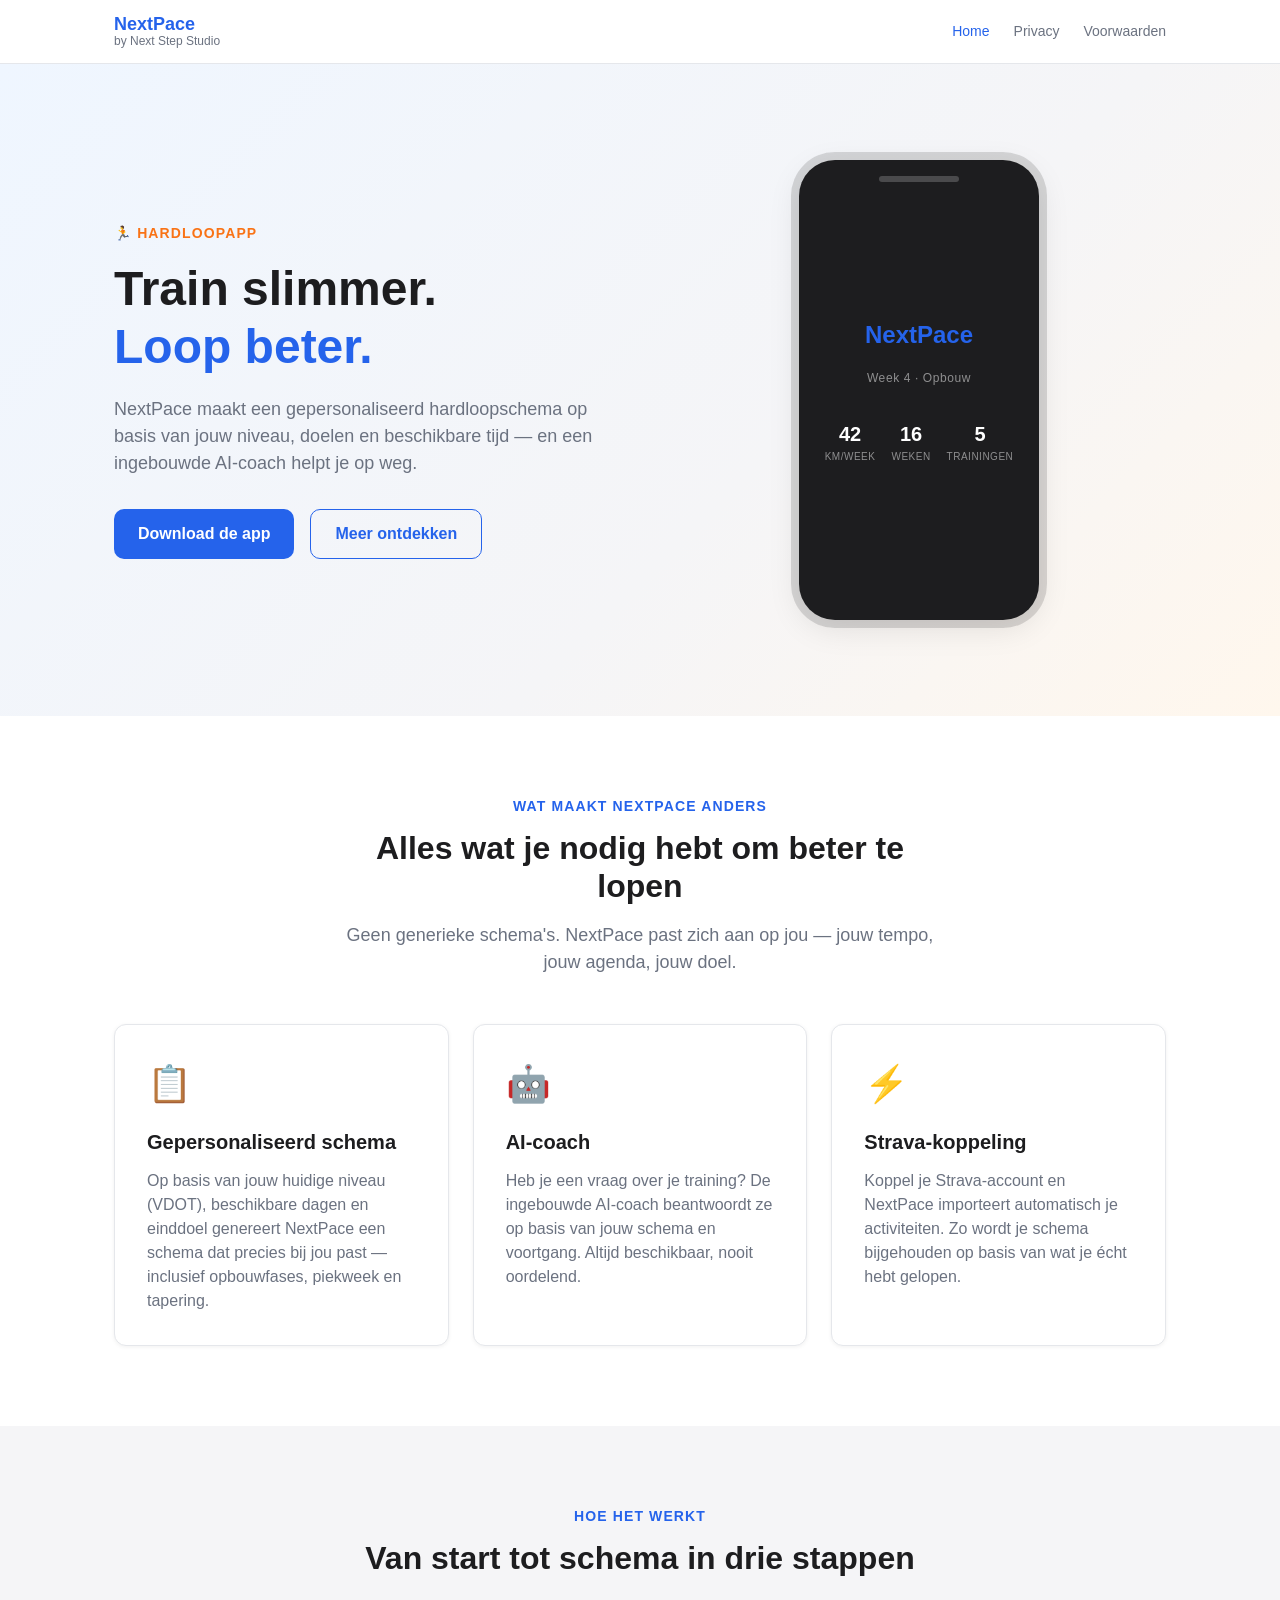
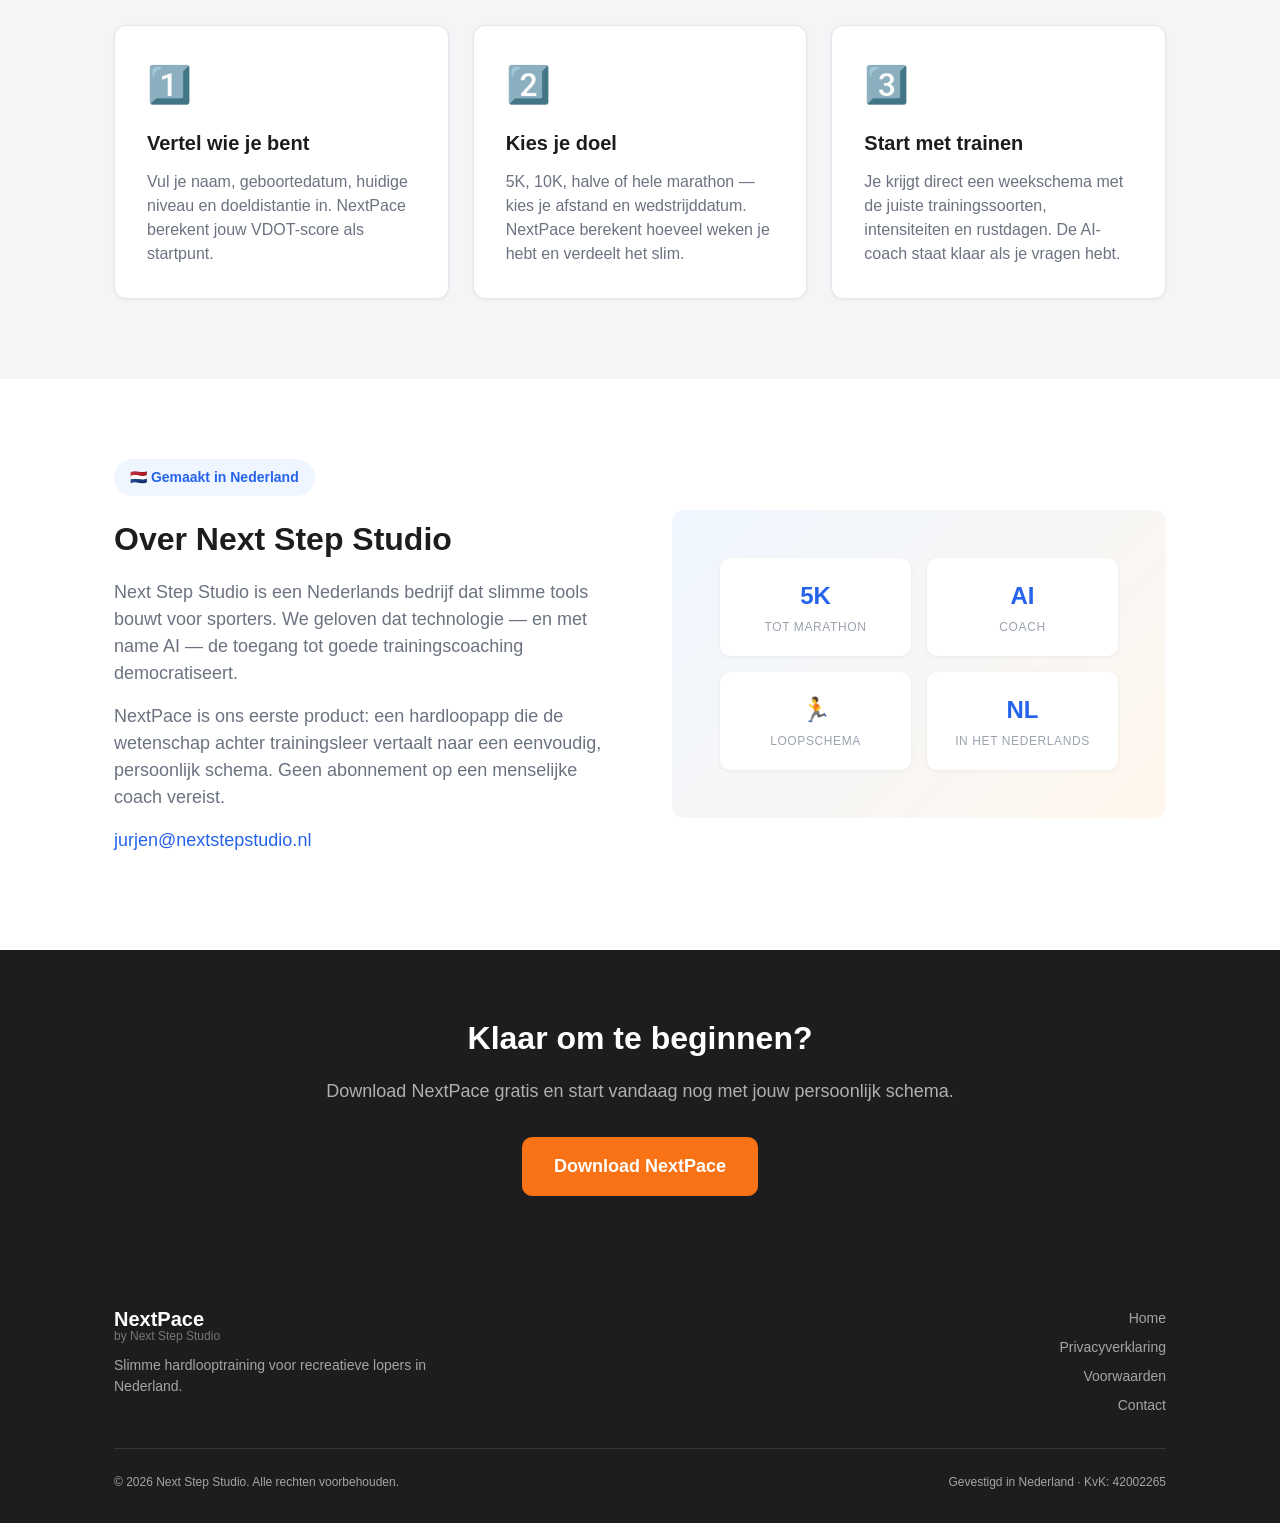
<file: index.html>
<!DOCTYPE html>
<html lang="nl">
<head>
  <meta charset="UTF-8">
  <meta name="viewport" content="width=device-width, initial-scale=1.0">
  <title>NextPace — Jouw persoonlijk hardloopschema | Next Step Studio</title>
  <meta name="description" content="NextPace genereert een gepersonaliseerd hardloopschema op basis van jouw niveau, doelen en agenda — met een ingebouwde AI-coach. Gemaakt door Next Step Studio.">
  <meta name="theme-color" content="#2563eb">
  <link rel="stylesheet" href="css/style.css">
</head>
<body>

<!-- Navbar -->
<nav class="navbar" role="navigation" aria-label="Hoofdnavigatie">
  <div class="container">
    <a href="/" class="nav-logo" aria-label="NextPace home">
      <span class="nav-logo-primary">NextPace</span>
      <span class="nav-logo-sub">by Next Step Studio</span>
    </a>
    <input type="checkbox" id="nav-toggle" class="nav-toggle" aria-hidden="true">
    <label for="nav-toggle" class="nav-toggle-label" aria-label="Menu openen">
      <span></span><span></span><span></span>
    </label>
    <ul class="nav-links">
      <li><a href="/" class="active">Home</a></li>
      <li><a href="/privacy.html">Privacy</a></li>
      <li><a href="/voorwaarden.html">Voorwaarden</a></li>
    </ul>
  </div>
</nav>

<!-- Hero -->
<section class="hero" aria-labelledby="hero-title">
  <div class="container">
    <div class="hero-inner">
      <div class="hero-content">
        <span class="hero-eyebrow">🏃 Hardloopapp</span>
        <h1 class="hero-title" id="hero-title">
          Train slimmer.<br><em>Loop beter.</em>
        </h1>
        <p class="hero-sub">
          NextPace maakt een gepersonaliseerd hardloopschema op basis van jouw niveau, doelen en beschikbare tijd — en een ingebouwde AI-coach helpt je op weg.
        </p>
        <div class="hero-actions">
          <a href="#" class="btn btn-primary">Download de app</a>
          <a href="#features" class="btn btn-ghost">Meer ontdekken</a>
        </div>
      </div>
      <div class="hero-visual" aria-hidden="true">
        <div class="hero-mockup">
          <span class="hero-mockup-logo">NextPace</span>
          <span class="hero-mockup-tag">Week 4 · Opbouw</span>
          <div class="hero-mockup-stats">
            <div class="hero-stat">
              <div class="hero-stat-value">42</div>
              <div class="hero-stat-label">km/week</div>
            </div>
            <div class="hero-stat">
              <div class="hero-stat-value">16</div>
              <div class="hero-stat-label">weken</div>
            </div>
            <div class="hero-stat">
              <div class="hero-stat-value">5</div>
              <div class="hero-stat-label">trainingen</div>
            </div>
          </div>
        </div>
      </div>
    </div>
  </div>
</section>

<!-- Features -->
<section class="section" id="features" aria-labelledby="features-title">
  <div class="container">
    <div class="section-header">
      <p class="section-eyebrow">Wat maakt NextPace anders</p>
      <h2 class="section-title" id="features-title">Alles wat je nodig hebt om beter te lopen</h2>
      <p class="section-sub">Geen generieke schema's. NextPace past zich aan op jou — jouw tempo, jouw agenda, jouw doel.</p>
    </div>
    <div class="features-grid">
      <div class="feature-card">
        <span class="feature-icon">📋</span>
        <h3 class="feature-title">Gepersonaliseerd schema</h3>
        <p class="feature-desc">Op basis van jouw huidige niveau (VDOT), beschikbare dagen en einddoel genereert NextPace een schema dat precies bij jou past — inclusief opbouwfases, piekweek en tapering.</p>
      </div>
      <div class="feature-card">
        <span class="feature-icon">🤖</span>
        <h3 class="feature-title">AI-coach</h3>
        <p class="feature-desc">Heb je een vraag over je training? De ingebouwde AI-coach beantwoordt ze op basis van jouw schema en voortgang. Altijd beschikbaar, nooit oordelend.</p>
      </div>
      <div class="feature-card">
        <span class="feature-icon">⚡</span>
        <h3 class="feature-title">Strava-koppeling</h3>
        <p class="feature-desc">Koppel je Strava-account en NextPace importeert automatisch je activiteiten. Zo wordt je schema bijgehouden op basis van wat je écht hebt gelopen.</p>
      </div>
    </div>
  </div>
</section>

<!-- Hoe het werkt -->
<section class="section section-alt" aria-labelledby="how-title">
  <div class="container">
    <div class="section-header">
      <p class="section-eyebrow">Hoe het werkt</p>
      <h2 class="section-title" id="how-title">Van start tot schema in drie stappen</h2>
    </div>
    <div class="features-grid">
      <div class="feature-card">
        <span class="feature-icon">1️⃣</span>
        <h3 class="feature-title">Vertel wie je bent</h3>
        <p class="feature-desc">Vul je naam, geboortedatum, huidige niveau en doeldistantie in. NextPace berekent jouw VDOT-score als startpunt.</p>
      </div>
      <div class="feature-card">
        <span class="feature-icon">2️⃣</span>
        <h3 class="feature-title">Kies je doel</h3>
        <p class="feature-desc">5K, 10K, halve of hele marathon — kies je afstand en wedstrijddatum. NextPace berekent hoeveel weken je hebt en verdeelt het slim.</p>
      </div>
      <div class="feature-card">
        <span class="feature-icon">3️⃣</span>
        <h3 class="feature-title">Start met trainen</h3>
        <p class="feature-desc">Je krijgt direct een weekschema met de juiste trainingssoorten, intensiteiten en rustdagen. De AI-coach staat klaar als je vragen hebt.</p>
      </div>
    </div>
  </div>
</section>

<!-- Over ons -->
<section class="section" id="over-ons" aria-labelledby="about-title">
  <div class="container">
    <div class="about-inner">
      <div class="about-text">
        <span class="about-badge">🇳🇱 Gemaakt in Nederland</span>
        <h2 id="about-title">Over Next Step Studio</h2>
        <p>Next Step Studio is een Nederlands bedrijf dat slimme tools bouwt voor sporters. We geloven dat technologie — en met name AI — de toegang tot goede trainingscoaching democratiseert.</p>
        <p>NextPace is ons eerste product: een hardloopapp die de wetenschap achter trainingsleer vertaalt naar een eenvoudig, persoonlijk schema. Geen abonnement op een menselijke coach vereist.</p>
        <p>
          <a href="mailto:jurjen@nextstepstudio.nl">jurjen@nextstepstudio.nl</a>
        </p>
      </div>
      <div class="about-visual" aria-hidden="true">
        <div class="about-stat-row">
          <div class="about-stat-card">
            <div class="about-stat-value">5K</div>
            <div class="about-stat-label">tot marathon</div>
          </div>
          <div class="about-stat-card">
            <div class="about-stat-value">AI</div>
            <div class="about-stat-label">coach</div>
          </div>
        </div>
        <div class="about-stat-row">
          <div class="about-stat-card">
            <div class="about-stat-value">🏃</div>
            <div class="about-stat-label">loopschema</div>
          </div>
          <div class="about-stat-card">
            <div class="about-stat-value">NL</div>
            <div class="about-stat-label">in het Nederlands</div>
          </div>
        </div>
      </div>
    </div>
  </div>
</section>

<!-- CTA -->
<section class="cta-banner" aria-labelledby="cta-title">
  <div class="container">
    <h2 id="cta-title">Klaar om te beginnen?</h2>
    <p>Download NextPace gratis en start vandaag nog met jouw persoonlijk schema.</p>
    <a href="#" class="btn btn-primary">Download NextPace</a>
  </div>
</section>

<!-- Footer -->
<footer class="footer" role="contentinfo">
  <div class="container">
    <div class="footer-inner">
      <div class="footer-brand">
        <a href="/" class="nav-logo">
          <span class="nav-logo-primary">NextPace</span>
          <span class="nav-logo-sub">by Next Step Studio</span>
        </a>
        <p>Slimme hardlooptraining voor recreatieve lopers in Nederland.</p>
      </div>
      <nav class="footer-links" aria-label="Footer navigatie">
        <a href="/">Home</a>
        <a href="/privacy.html">Privacyverklaring</a>
        <a href="/voorwaarden.html">Voorwaarden</a>
        <a href="mailto:jurjen@nextstepstudio.nl">Contact</a>
      </nav>
    </div>
    <div class="footer-bottom">
      <span>© 2026 Next Step Studio. Alle rechten voorbehouden.</span>
      <span>Gevestigd in Nederland · KvK: 42002265</span>
    </div>
  </div>
</footer>

</body>
</html>
</file>
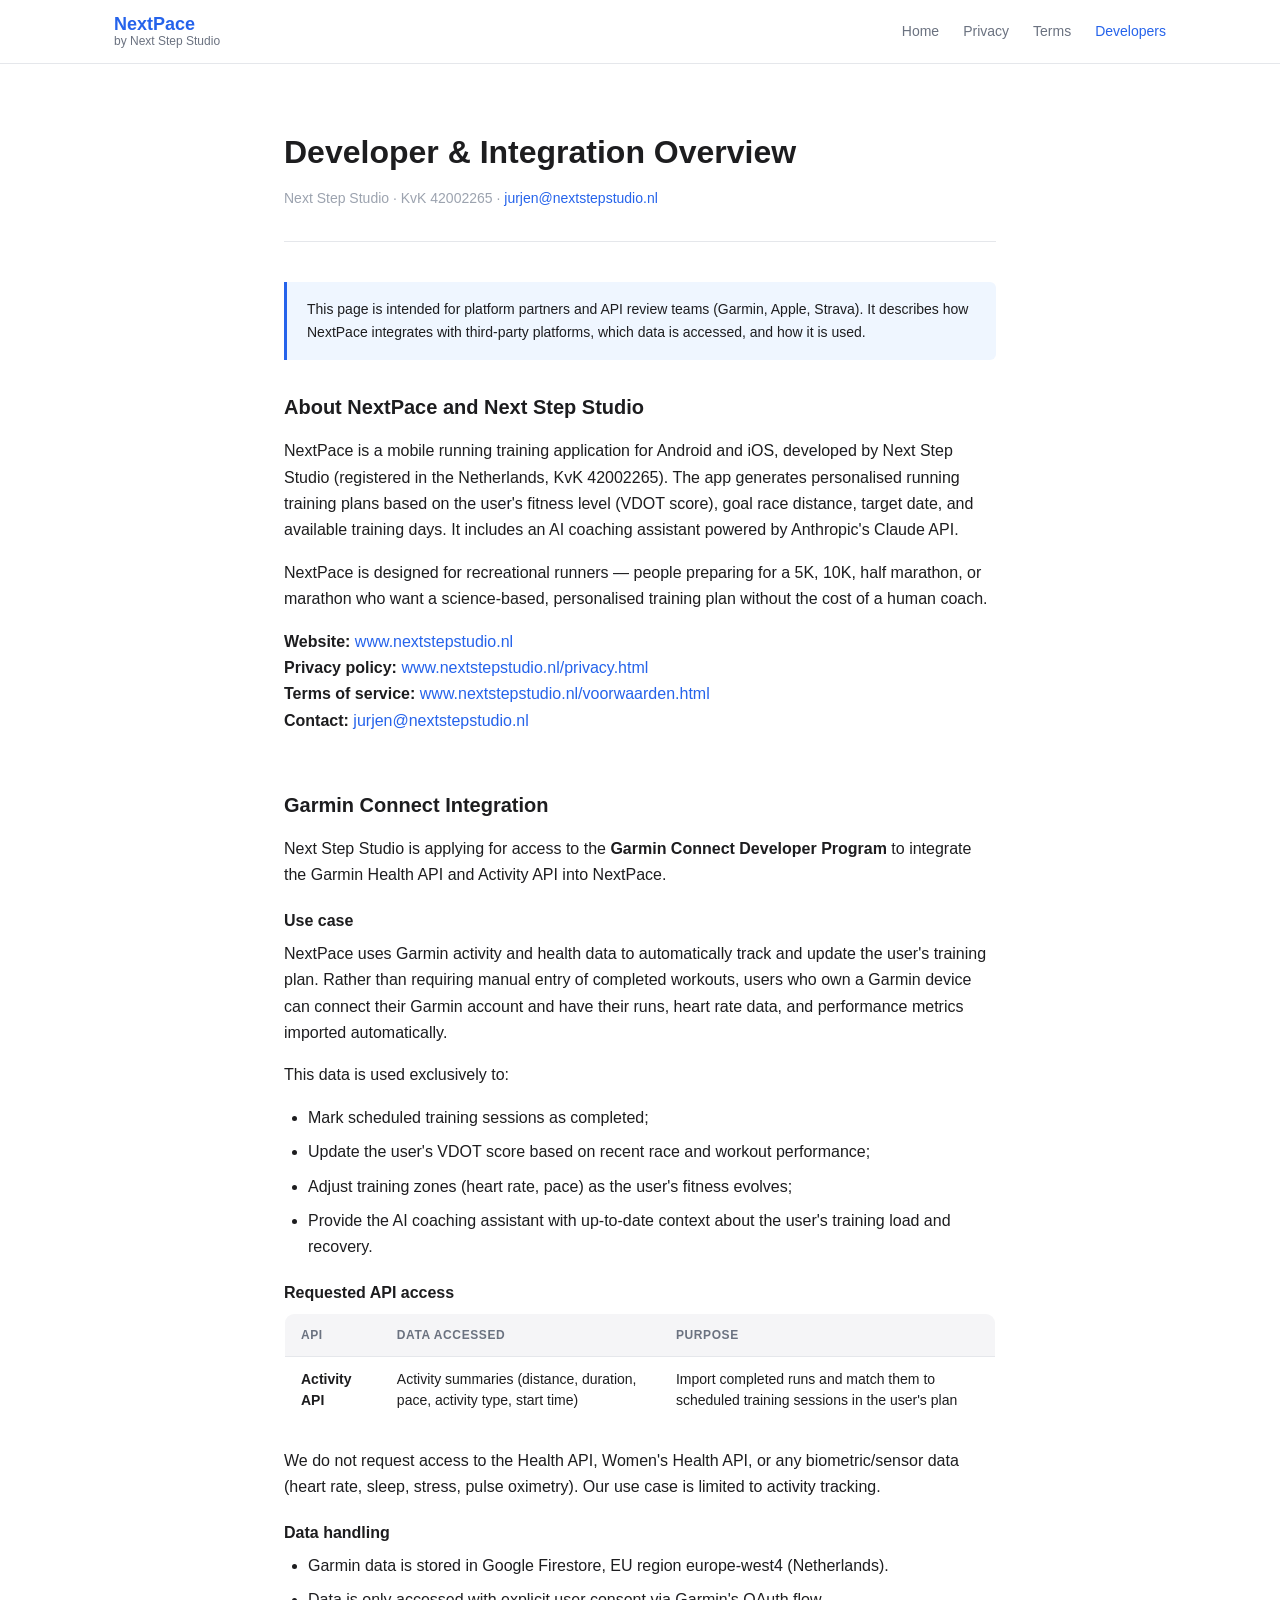
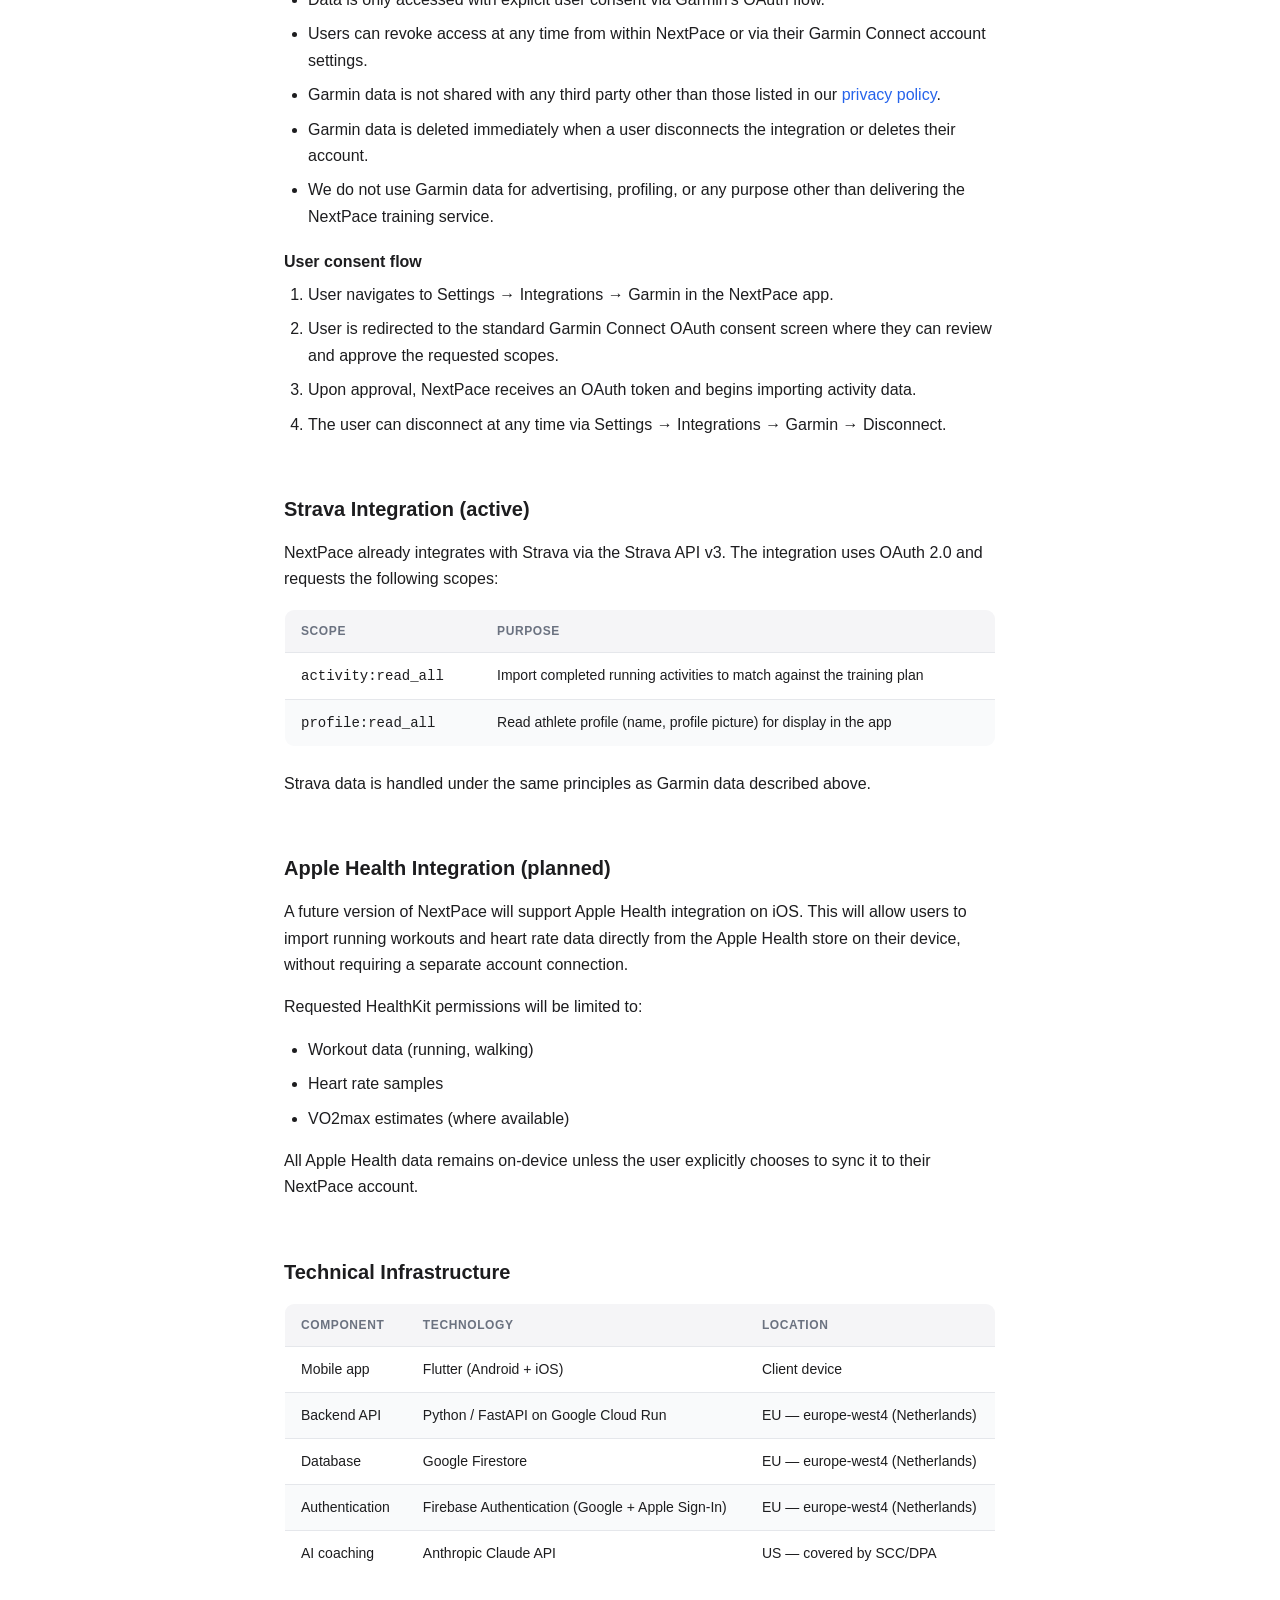
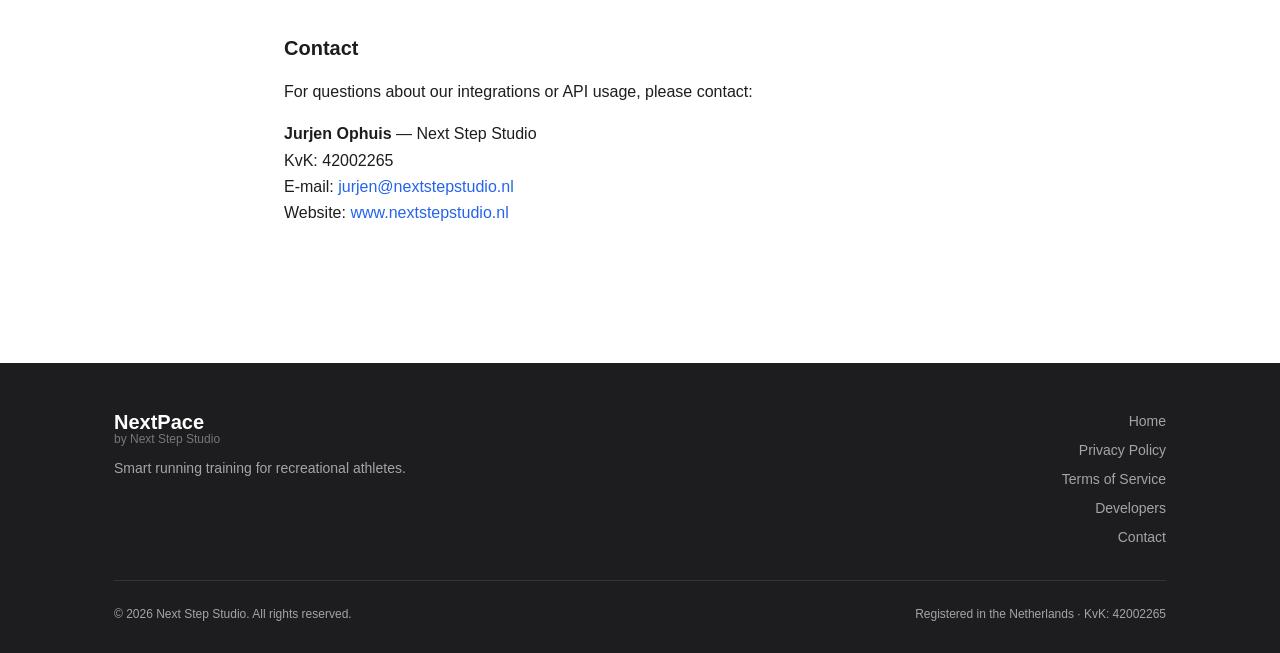
<file: developers.html>
<!DOCTYPE html>
<html lang="en">
<head>
  <meta charset="UTF-8">
  <meta name="viewport" content="width=device-width, initial-scale=1.0">
  <title>Developer Integration — Next Step Studio</title>
  <meta name="description" content="Next Step Studio integration overview for platform partners including Garmin, Apple Health, and Strava. Describes our use of third-party APIs in the NextPace running app.">
  <link rel="stylesheet" href="css/style.css">
</head>
<body>

<!-- Navbar -->
<nav class="navbar" role="navigation" aria-label="Main navigation">
  <div class="container">
    <a href="/" class="nav-logo" aria-label="NextPace home">
      <span class="nav-logo-primary">NextPace</span>
      <span class="nav-logo-sub">by Next Step Studio</span>
    </a>
    <input type="checkbox" id="nav-toggle" class="nav-toggle" aria-hidden="true">
    <label for="nav-toggle" class="nav-toggle-label" aria-label="Open menu">
      <span></span><span></span><span></span>
    </label>
    <ul class="nav-links">
      <li><a href="/">Home</a></li>
      <li><a href="/privacy.html">Privacy</a></li>
      <li><a href="/voorwaarden.html">Terms</a></li>
      <li><a href="/developers.html" class="active">Developers</a></li>
    </ul>
  </div>
</nav>

<!-- Page content -->
<main>
  <div class="legal-page">

    <div class="legal-header">
      <h1>Developer &amp; Integration Overview</h1>
      <p class="legal-meta">Next Step Studio · KvK 42002265 · <a href="mailto:jurjen@nextstepstudio.nl">jurjen@nextstepstudio.nl</a></p>
    </div>

    <div class="legal-highlight">
      This page is intended for platform partners and API review teams (Garmin, Apple, Strava). It describes how NextPace integrates with third-party platforms, which data is accessed, and how it is used.
    </div>

    <!-- About -->
    <div class="legal-section" id="about">
      <h2>About NextPace and Next Step Studio</h2>
      <p>NextPace is a mobile running training application for Android and iOS, developed by Next Step Studio (registered in the Netherlands, KvK 42002265). The app generates personalised running training plans based on the user's fitness level (VDOT score), goal race distance, target date, and available training days. It includes an AI coaching assistant powered by Anthropic's Claude API.</p>
      <p>NextPace is designed for recreational runners — people preparing for a 5K, 10K, half marathon, or marathon who want a science-based, personalised training plan without the cost of a human coach.</p>
      <p>
        <strong>Website:</strong> <a href="https://www.nextstepstudio.nl">www.nextstepstudio.nl</a><br>
        <strong>Privacy policy:</strong> <a href="https://www.nextstepstudio.nl/privacy.html">www.nextstepstudio.nl/privacy.html</a><br>
        <strong>Terms of service:</strong> <a href="https://www.nextstepstudio.nl/voorwaarden.html">www.nextstepstudio.nl/voorwaarden.html</a><br>
        <strong>Contact:</strong> <a href="mailto:jurjen@nextstepstudio.nl">jurjen@nextstepstudio.nl</a>
      </p>
    </div>

    <!-- Garmin -->
    <div class="legal-section" id="garmin">
      <h2>Garmin Connect Integration</h2>
      <p>Next Step Studio is applying for access to the <strong>Garmin Connect Developer Program</strong> to integrate the Garmin Health API and Activity API into NextPace.</p>

      <h3>Use case</h3>
      <p>NextPace uses Garmin activity and health data to automatically track and update the user's training plan. Rather than requiring manual entry of completed workouts, users who own a Garmin device can connect their Garmin account and have their runs, heart rate data, and performance metrics imported automatically.</p>
      <p>This data is used exclusively to:</p>
      <ul>
        <li>Mark scheduled training sessions as completed;</li>
        <li>Update the user's VDOT score based on recent race and workout performance;</li>
        <li>Adjust training zones (heart rate, pace) as the user's fitness evolves;</li>
        <li>Provide the AI coaching assistant with up-to-date context about the user's training load and recovery.</li>
      </ul>

      <h3>Requested API access</h3>
      <table class="legal-table">
        <thead>
          <tr>
            <th>API</th>
            <th>Data accessed</th>
            <th>Purpose</th>
          </tr>
        </thead>
        <tbody>
          <tr>
            <td><strong>Activity API</strong></td>
            <td>Activity summaries (distance, duration, pace, activity type, start time)</td>
            <td>Import completed runs and match them to scheduled training sessions in the user's plan</td>
          </tr>
        </tbody>
      </table>
      <p>We do not request access to the Health API, Women's Health API, or any biometric/sensor data (heart rate, sleep, stress, pulse oximetry). Our use case is limited to activity tracking.</p>

      <h3>Data handling</h3>
      <ul>
        <li>Garmin data is stored in Google Firestore, EU region europe-west4 (Netherlands).</li>
        <li>Data is only accessed with explicit user consent via Garmin's OAuth flow.</li>
        <li>Users can revoke access at any time from within NextPace or via their Garmin Connect account settings.</li>
        <li>Garmin data is not shared with any third party other than those listed in our <a href="/privacy.html">privacy policy</a>.</li>
        <li>Garmin data is deleted immediately when a user disconnects the integration or deletes their account.</li>
        <li>We do not use Garmin data for advertising, profiling, or any purpose other than delivering the NextPace training service.</li>
      </ul>

      <h3>User consent flow</h3>
      <ol>
        <li>User navigates to Settings → Integrations → Garmin in the NextPace app.</li>
        <li>User is redirected to the standard Garmin Connect OAuth consent screen where they can review and approve the requested scopes.</li>
        <li>Upon approval, NextPace receives an OAuth token and begins importing activity data.</li>
        <li>The user can disconnect at any time via Settings → Integrations → Garmin → Disconnect.</li>
      </ol>
    </div>

    <!-- Strava -->
    <div class="legal-section" id="strava">
      <h2>Strava Integration (active)</h2>
      <p>NextPace already integrates with Strava via the Strava API v3. The integration uses OAuth 2.0 and requests the following scopes:</p>
      <table class="legal-table">
        <thead>
          <tr>
            <th>Scope</th>
            <th>Purpose</th>
          </tr>
        </thead>
        <tbody>
          <tr>
            <td><code>activity:read_all</code></td>
            <td>Import completed running activities to match against the training plan</td>
          </tr>
          <tr>
            <td><code>profile:read_all</code></td>
            <td>Read athlete profile (name, profile picture) for display in the app</td>
          </tr>
        </tbody>
      </table>
      <p>Strava data is handled under the same principles as Garmin data described above.</p>
    </div>

    <!-- Apple Health -->
    <div class="legal-section" id="apple-health">
      <h2>Apple Health Integration (planned)</h2>
      <p>A future version of NextPace will support Apple Health integration on iOS. This will allow users to import running workouts and heart rate data directly from the Apple Health store on their device, without requiring a separate account connection.</p>
      <p>Requested HealthKit permissions will be limited to:</p>
      <ul>
        <li>Workout data (running, walking)</li>
        <li>Heart rate samples</li>
        <li>VO2max estimates (where available)</li>
      </ul>
      <p>All Apple Health data remains on-device unless the user explicitly chooses to sync it to their NextPace account.</p>
    </div>

    <!-- Technical -->
    <div class="legal-section" id="technical">
      <h2>Technical Infrastructure</h2>
      <table class="legal-table">
        <thead>
          <tr>
            <th>Component</th>
            <th>Technology</th>
            <th>Location</th>
          </tr>
        </thead>
        <tbody>
          <tr>
            <td>Mobile app</td>
            <td>Flutter (Android + iOS)</td>
            <td>Client device</td>
          </tr>
          <tr>
            <td>Backend API</td>
            <td>Python / FastAPI on Google Cloud Run</td>
            <td>EU — europe-west4 (Netherlands)</td>
          </tr>
          <tr>
            <td>Database</td>
            <td>Google Firestore</td>
            <td>EU — europe-west4 (Netherlands)</td>
          </tr>
          <tr>
            <td>Authentication</td>
            <td>Firebase Authentication (Google + Apple Sign-In)</td>
            <td>EU — europe-west4 (Netherlands)</td>
          </tr>
          <tr>
            <td>AI coaching</td>
            <td>Anthropic Claude API</td>
            <td>US — covered by SCC/DPA</td>
          </tr>
        </tbody>
      </table>
    </div>

    <!-- Contact -->
    <div class="legal-section" id="contact">
      <h2>Contact</h2>
      <p>For questions about our integrations or API usage, please contact:</p>
      <p>
        <strong>Jurjen Ophuis</strong> — Next Step Studio<br>
        KvK: 42002265<br>
        E-mail: <a href="mailto:jurjen@nextstepstudio.nl">jurjen@nextstepstudio.nl</a><br>
        Website: <a href="https://www.nextstepstudio.nl">www.nextstepstudio.nl</a>
      </p>
    </div>

  </div>
</main>

<!-- Footer -->
<footer class="footer" role="contentinfo">
  <div class="container">
    <div class="footer-inner">
      <div class="footer-brand">
        <a href="/" class="nav-logo">
          <span class="nav-logo-primary">NextPace</span>
          <span class="nav-logo-sub">by Next Step Studio</span>
        </a>
        <p>Smart running training for recreational athletes.</p>
      </div>
      <nav class="footer-links" aria-label="Footer navigation">
        <a href="/">Home</a>
        <a href="/privacy.html">Privacy Policy</a>
        <a href="/voorwaarden.html">Terms of Service</a>
        <a href="/developers.html">Developers</a>
        <a href="mailto:jurjen@nextstepstudio.nl">Contact</a>
      </nav>
    </div>
    <div class="footer-bottom">
      <span>© 2026 Next Step Studio. All rights reserved.</span>
      <span>Registered in the Netherlands · KvK: 42002265</span>
    </div>
  </div>
</footer>

</body>
</html>
</file>
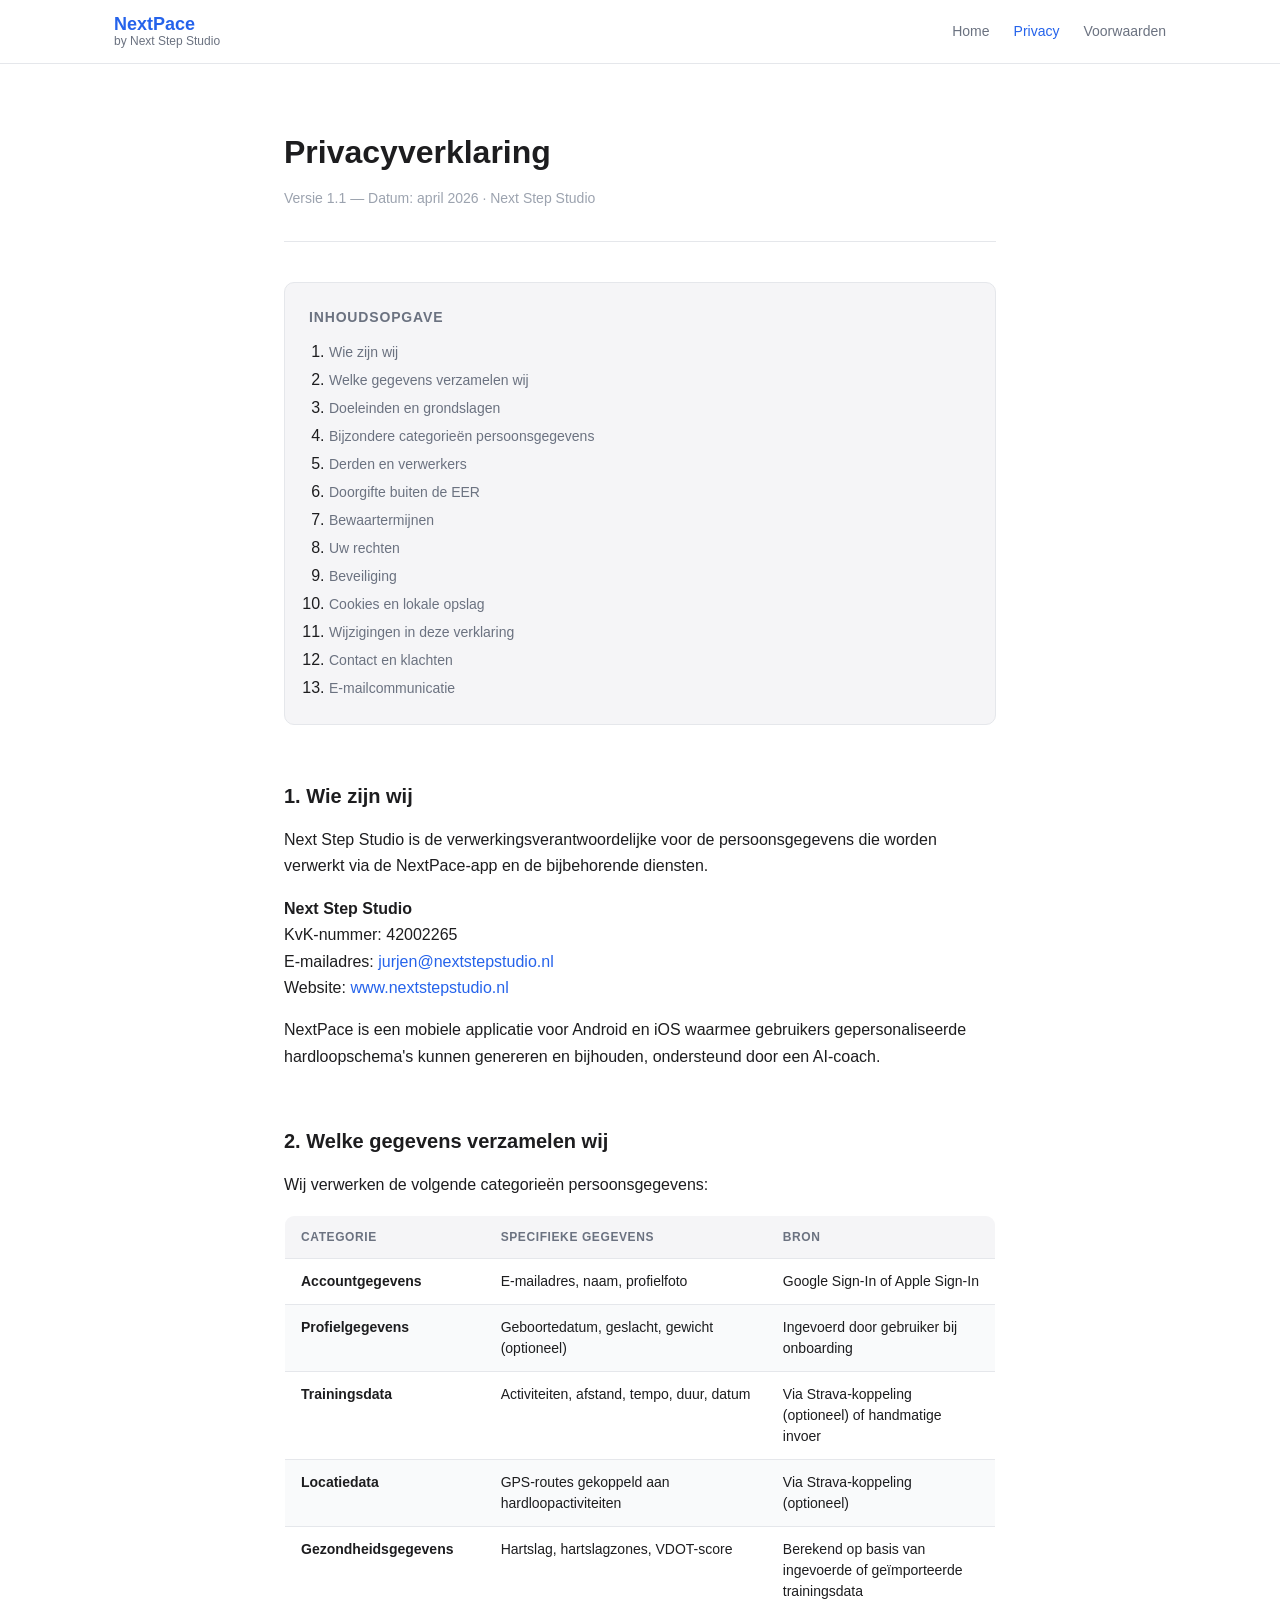
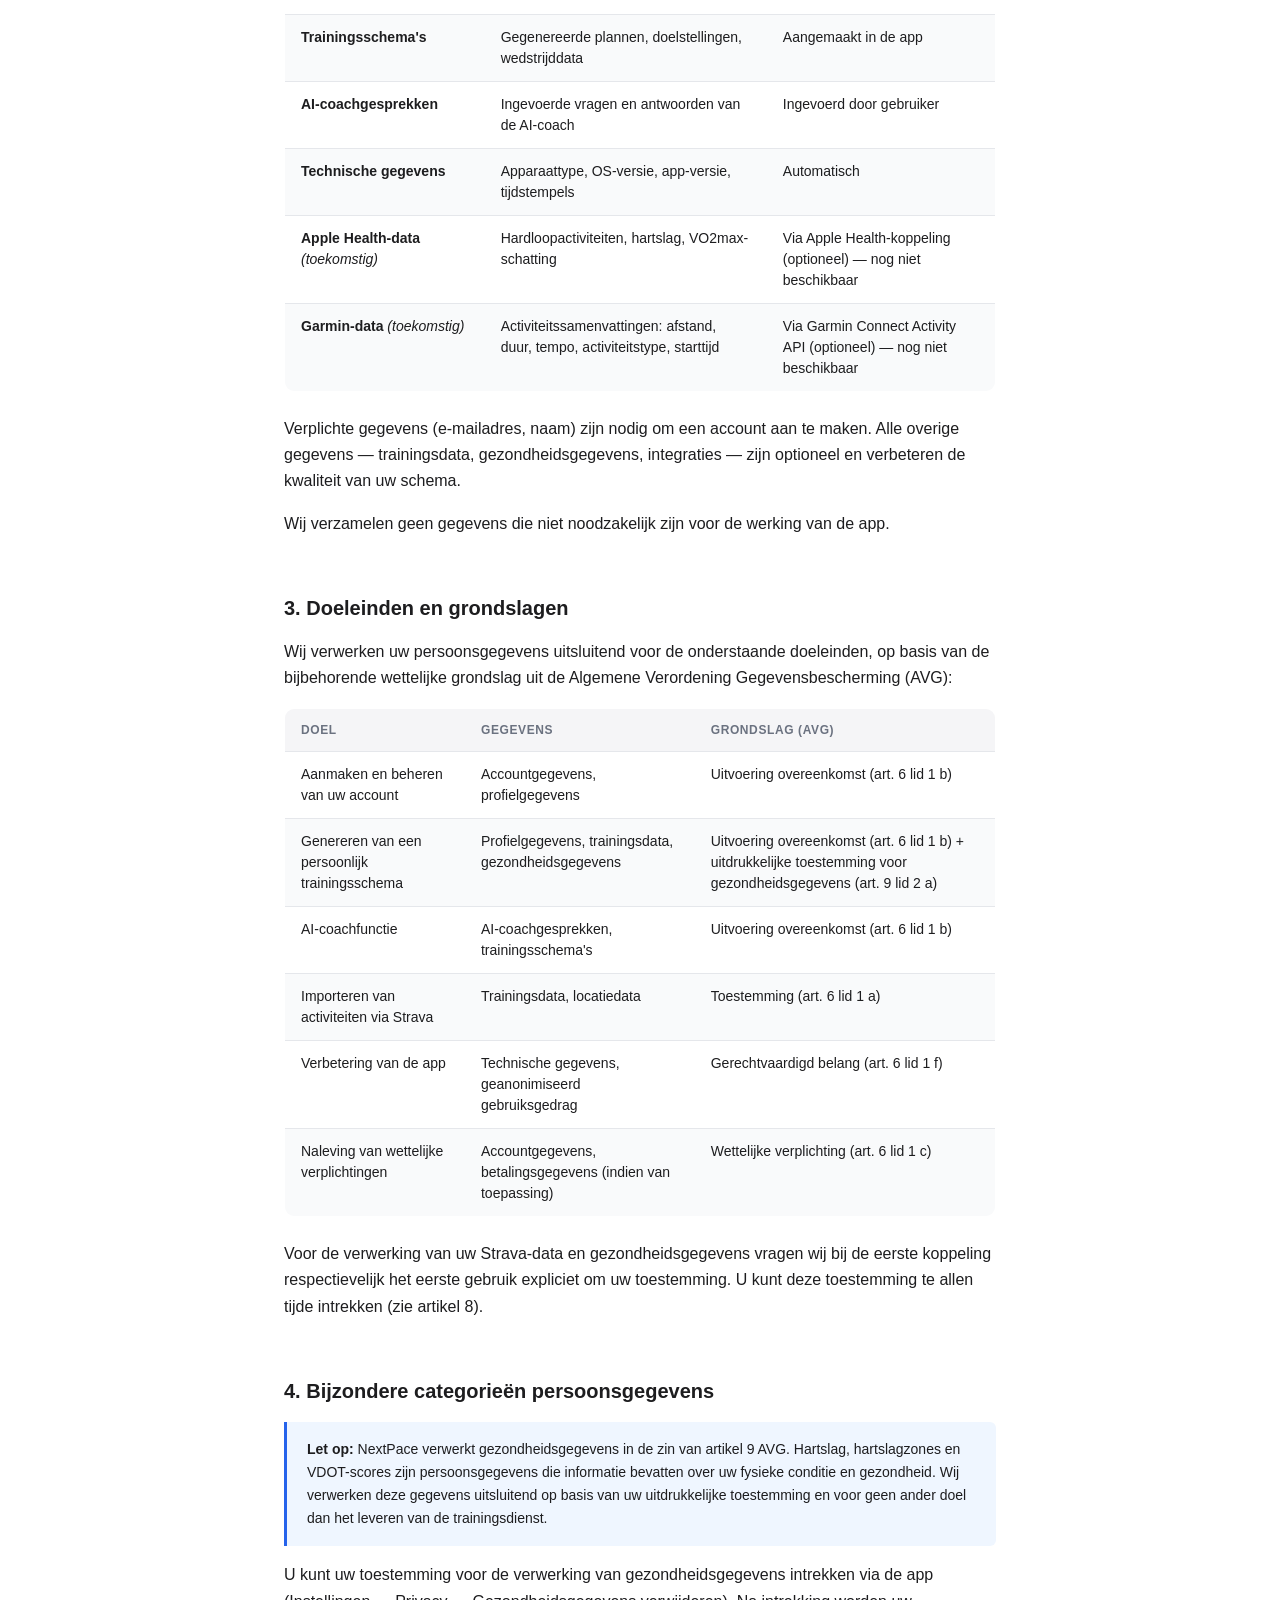
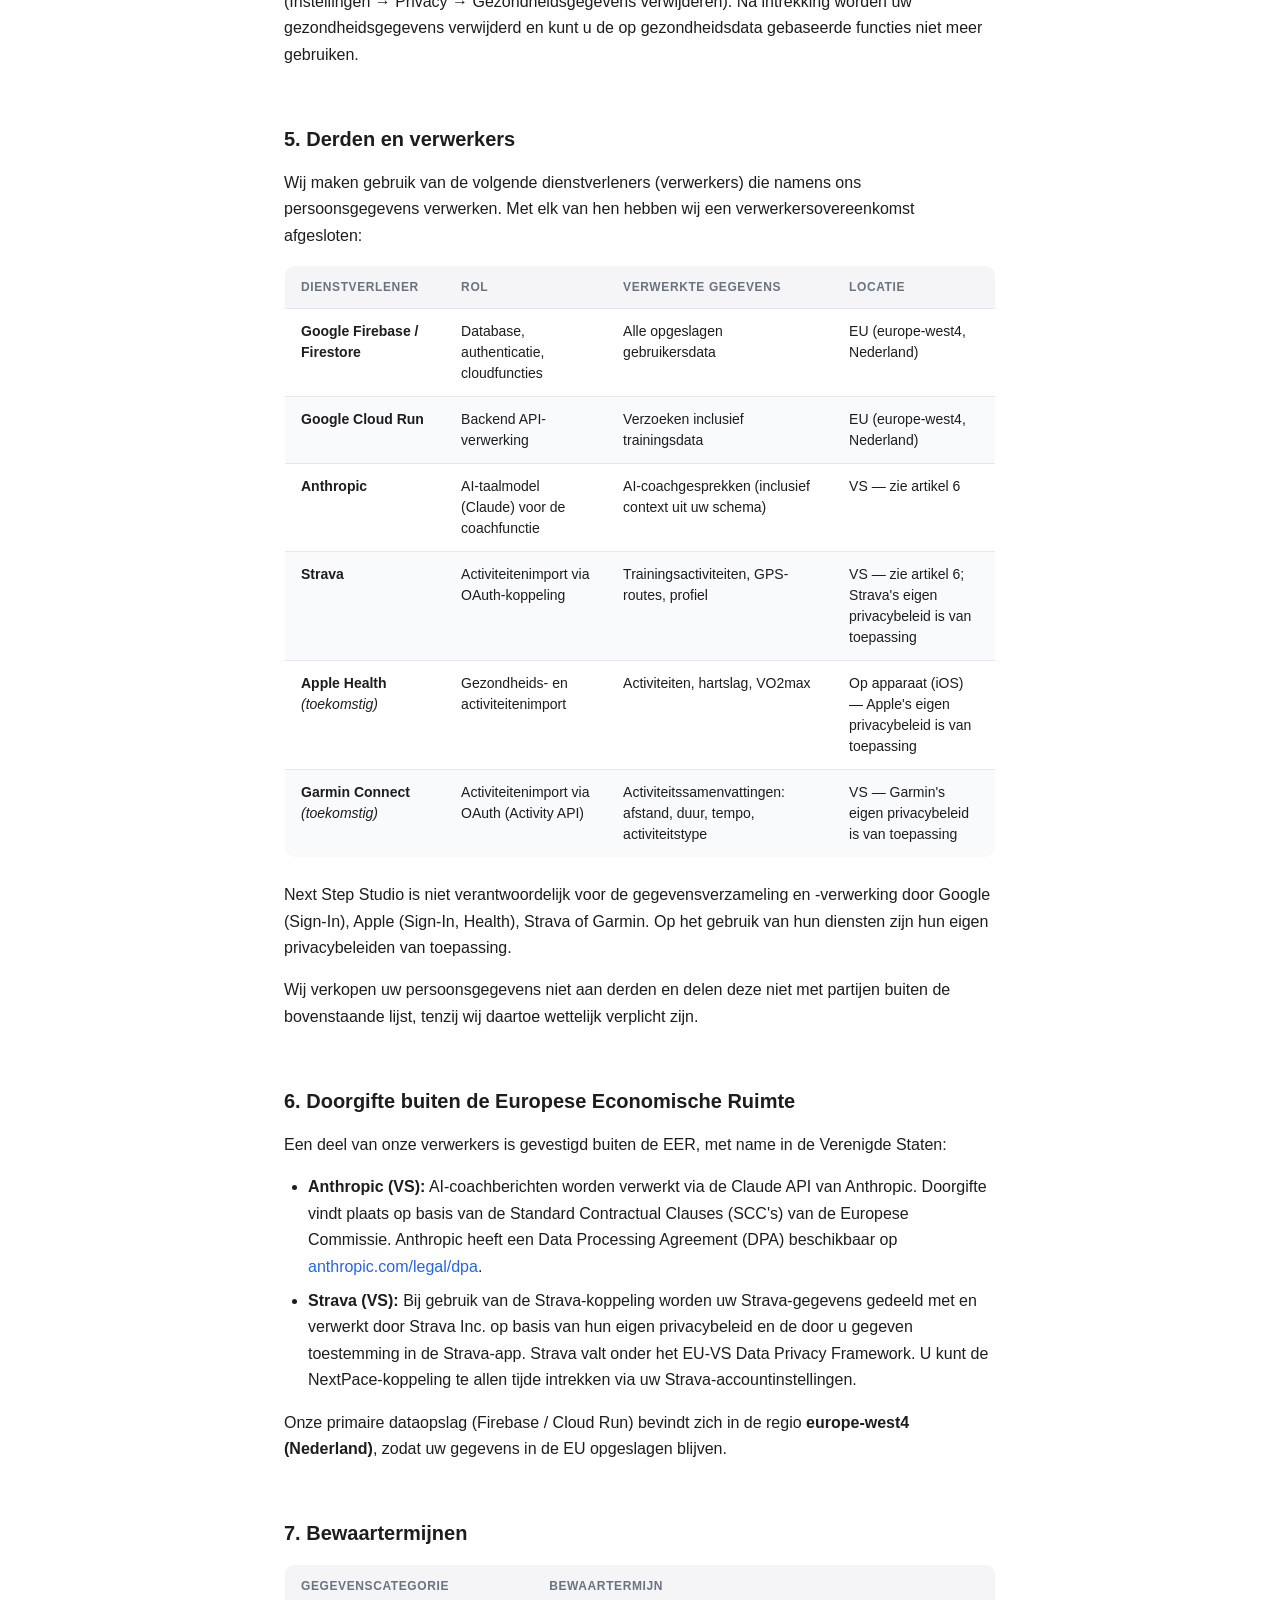
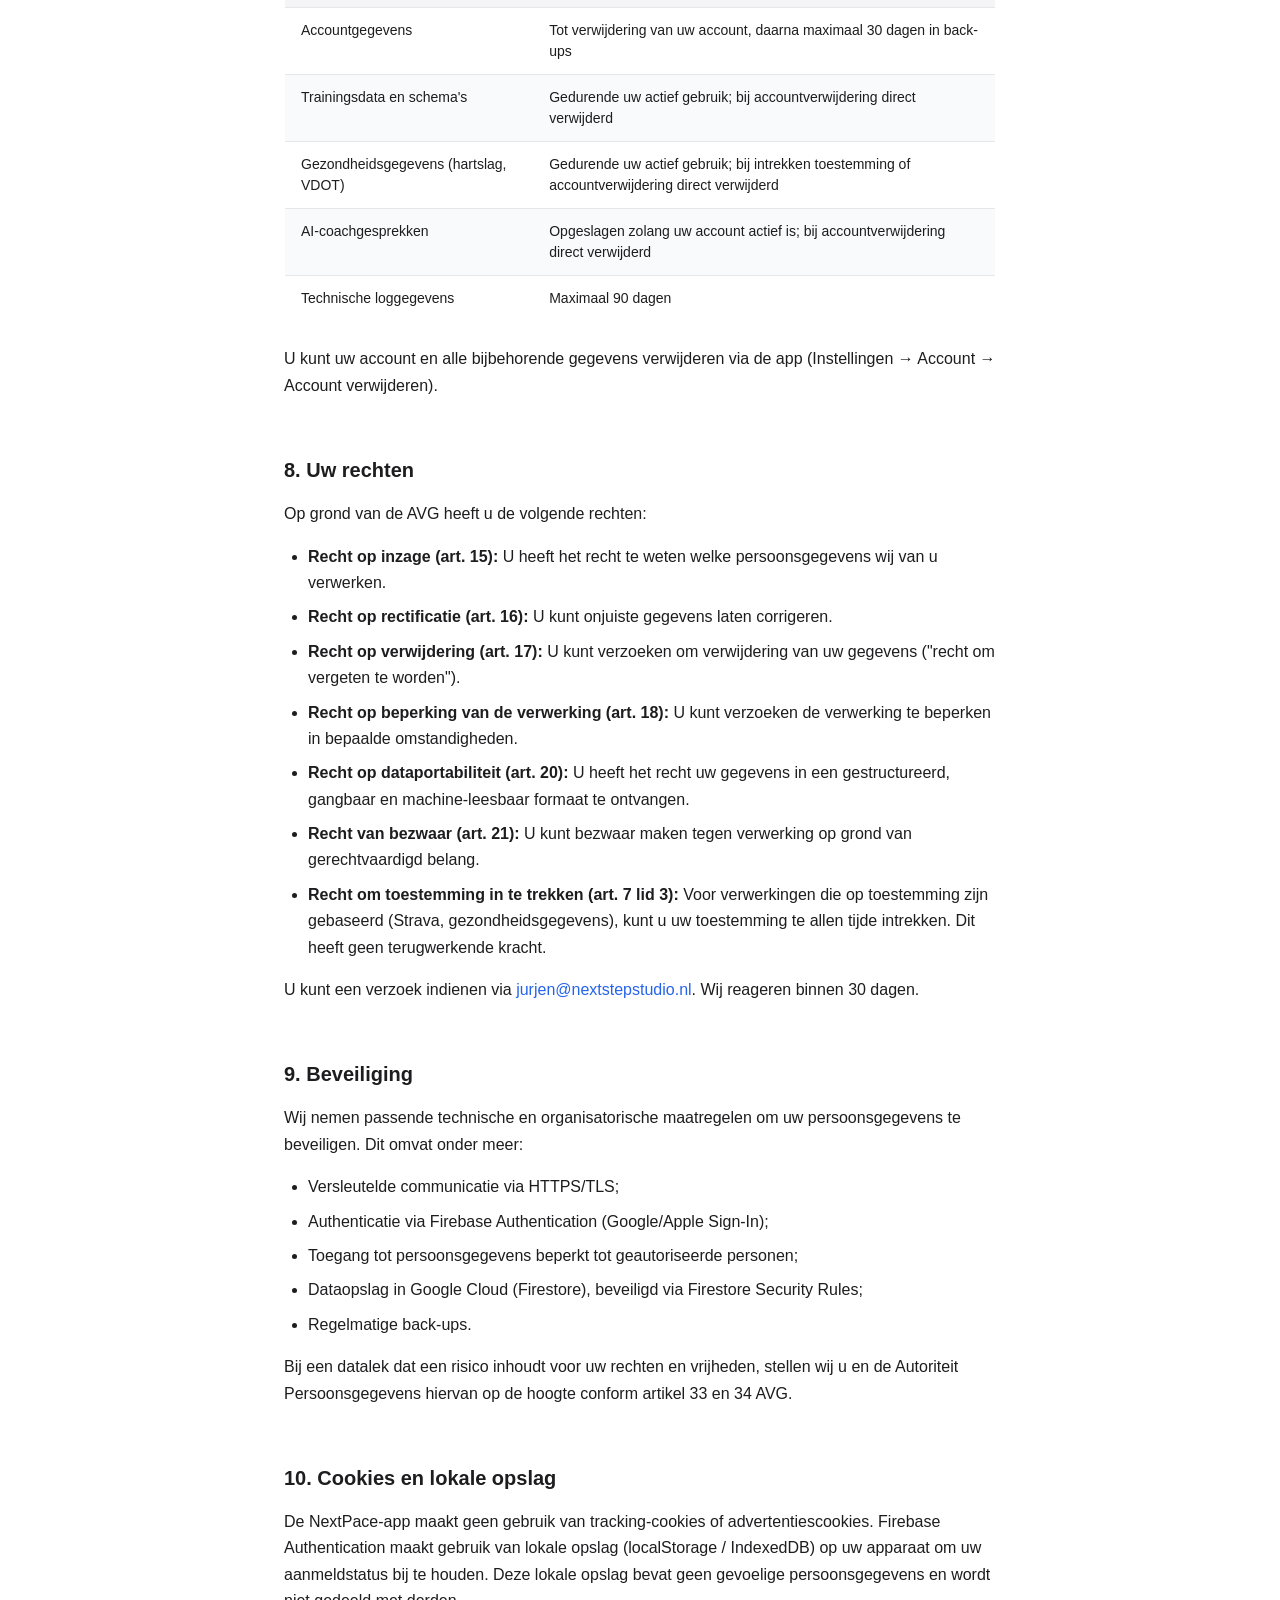
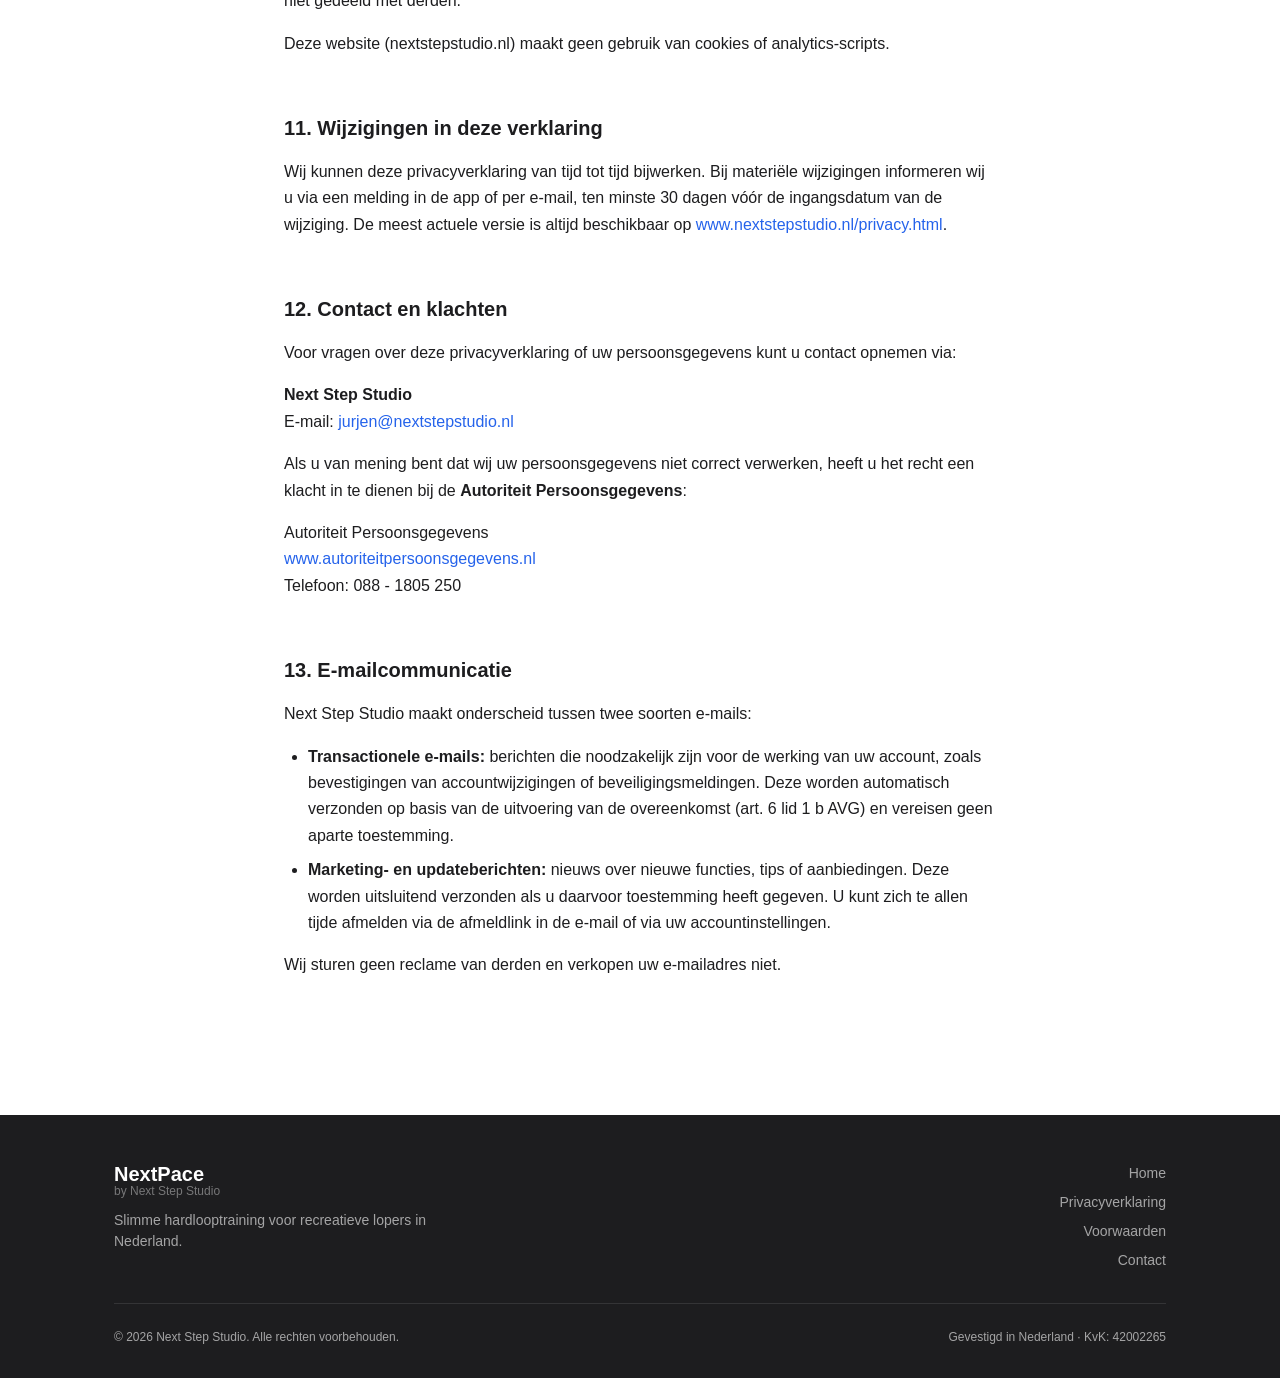
<file: privacy.html>
<!DOCTYPE html>
<html lang="nl">
<head>
  <meta charset="UTF-8">
  <meta name="viewport" content="width=device-width, initial-scale=1.0">
  <title>Privacyverklaring — Next Step Studio</title>
  <meta name="description" content="Privacyverklaring van Next Step Studio voor de NextPace-app. Lees hoe wij omgaan met uw persoonsgegevens.">
  <link rel="stylesheet" href="css/style.css">
</head>
<body>

<!-- Navbar -->
<nav class="navbar" role="navigation" aria-label="Hoofdnavigatie">
  <div class="container">
    <a href="/" class="nav-logo" aria-label="NextPace home">
      <span class="nav-logo-primary">NextPace</span>
      <span class="nav-logo-sub">by Next Step Studio</span>
    </a>
    <input type="checkbox" id="nav-toggle" class="nav-toggle" aria-hidden="true">
    <label for="nav-toggle" class="nav-toggle-label" aria-label="Menu openen">
      <span></span><span></span><span></span>
    </label>
    <ul class="nav-links">
      <li><a href="/">Home</a></li>
      <li><a href="/privacy.html" class="active">Privacy</a></li>
      <li><a href="/voorwaarden.html">Voorwaarden</a></li>
    </ul>
  </div>
</nav>

<!-- Inhoud -->
<main>
  <div class="legal-page">

    <div class="legal-header">
      <h1>Privacyverklaring</h1>
      <p class="legal-meta">Versie 1.1 — Datum: april 2026 · Next Step Studio</p>
    </div>

    <div class="legal-toc">
      <h2>Inhoudsopgave</h2>
      <ol>
        <li><a href="#s1">Wie zijn wij</a></li>
        <li><a href="#s2">Welke gegevens verzamelen wij</a></li>
        <li><a href="#s3">Doeleinden en grondslagen</a></li>
        <li><a href="#s4">Bijzondere categorieën persoonsgegevens</a></li>
        <li><a href="#s5">Derden en verwerkers</a></li>
        <li><a href="#s6">Doorgifte buiten de EER</a></li>
        <li><a href="#s7">Bewaartermijnen</a></li>
        <li><a href="#s8">Uw rechten</a></li>
        <li><a href="#s9">Beveiliging</a></li>
        <li><a href="#s10">Cookies en lokale opslag</a></li>
        <li><a href="#s11">Wijzigingen in deze verklaring</a></li>
        <li><a href="#s12">Contact en klachten</a></li>
        <li><a href="#s13">E-mailcommunicatie</a></li>
      </ol>
    </div>

    <!-- 1 -->
    <div class="legal-section" id="s1">
      <h2>1. Wie zijn wij</h2>
      <p>Next Step Studio is de verwerkingsverantwoordelijke voor de persoonsgegevens die worden verwerkt via de NextPace-app en de bijbehorende diensten.</p>
      <p>
        <strong>Next Step Studio</strong><br>
        KvK-nummer: 42002265<br>
        E-mailadres: <a href="mailto:jurjen@nextstepstudio.nl">jurjen@nextstepstudio.nl</a><br>
        Website: <a href="https://www.nextstepstudio.nl">www.nextstepstudio.nl</a>
      </p>
      <p>NextPace is een mobiele applicatie voor Android en iOS waarmee gebruikers gepersonaliseerde hardloopschema's kunnen genereren en bijhouden, ondersteund door een AI-coach.</p>
    </div>

    <!-- 2 -->
    <div class="legal-section" id="s2">
      <h2>2. Welke gegevens verzamelen wij</h2>
      <p>Wij verwerken de volgende categorieën persoonsgegevens:</p>

      <table class="legal-table">
        <thead>
          <tr>
            <th>Categorie</th>
            <th>Specifieke gegevens</th>
            <th>Bron</th>
          </tr>
        </thead>
        <tbody>
          <tr>
            <td><strong>Accountgegevens</strong></td>
            <td>E-mailadres, naam, profielfoto</td>
            <td>Google Sign-In of Apple Sign-In</td>
          </tr>
          <tr>
            <td><strong>Profielgegevens</strong></td>
            <td>Geboortedatum, geslacht, gewicht (optioneel)</td>
            <td>Ingevoerd door gebruiker bij onboarding</td>
          </tr>
          <tr>
            <td><strong>Trainingsdata</strong></td>
            <td>Activiteiten, afstand, tempo, duur, datum</td>
            <td>Via Strava-koppeling (optioneel) of handmatige invoer</td>
          </tr>
          <tr>
            <td><strong>Locatiedata</strong></td>
            <td>GPS-routes gekoppeld aan hardloopactiviteiten</td>
            <td>Via Strava-koppeling (optioneel)</td>
          </tr>
          <tr>
            <td><strong>Gezondheidsgegevens</strong></td>
            <td>Hartslag, hartslagzones, VDOT-score</td>
            <td>Berekend op basis van ingevoerde of geïmporteerde trainingsdata</td>
          </tr>
          <tr>
            <td><strong>Trainingsschema's</strong></td>
            <td>Gegenereerde plannen, doelstellingen, wedstrijddata</td>
            <td>Aangemaakt in de app</td>
          </tr>
          <tr>
            <td><strong>AI-coachgesprekken</strong></td>
            <td>Ingevoerde vragen en antwoorden van de AI-coach</td>
            <td>Ingevoerd door gebruiker</td>
          </tr>
          <tr>
            <td><strong>Technische gegevens</strong></td>
            <td>Apparaattype, OS-versie, app-versie, tijdstempels</td>
            <td>Automatisch</td>
          </tr>
          <tr>
            <td><strong>Apple Health-data</strong> <em>(toekomstig)</em></td>
            <td>Hardloopactiviteiten, hartslag, VO2max-schatting</td>
            <td>Via Apple Health-koppeling (optioneel) — nog niet beschikbaar</td>
          </tr>
          <tr>
            <td><strong>Garmin-data</strong> <em>(toekomstig)</em></td>
            <td>Activiteitssamenvattingen: afstand, duur, tempo, activiteitstype, starttijd</td>
            <td>Via Garmin Connect Activity API (optioneel) — nog niet beschikbaar</td>
          </tr>
        </tbody>
      </table>

      <p>Verplichte gegevens (e-mailadres, naam) zijn nodig om een account aan te maken. Alle overige gegevens — trainingsdata, gezondheidsgegevens, integraties — zijn optioneel en verbeteren de kwaliteit van uw schema.</p>
      <p>Wij verzamelen geen gegevens die niet noodzakelijk zijn voor de werking van de app.</p>
    </div>

    <!-- 3 -->
    <div class="legal-section" id="s3">
      <h2>3. Doeleinden en grondslagen</h2>
      <p>Wij verwerken uw persoonsgegevens uitsluitend voor de onderstaande doeleinden, op basis van de bijbehorende wettelijke grondslag uit de Algemene Verordening Gegevensbescherming (AVG):</p>

      <table class="legal-table">
        <thead>
          <tr>
            <th>Doel</th>
            <th>Gegevens</th>
            <th>Grondslag (AVG)</th>
          </tr>
        </thead>
        <tbody>
          <tr>
            <td>Aanmaken en beheren van uw account</td>
            <td>Accountgegevens, profielgegevens</td>
            <td>Uitvoering overeenkomst (art. 6 lid 1 b)</td>
          </tr>
          <tr>
            <td>Genereren van een persoonlijk trainingsschema</td>
            <td>Profielgegevens, trainingsdata, gezondheidsgegevens</td>
            <td>Uitvoering overeenkomst (art. 6 lid 1 b) + uitdrukkelijke toestemming voor gezondheidsgegevens (art. 9 lid 2 a)</td>
          </tr>
          <tr>
            <td>AI-coachfunctie</td>
            <td>AI-coachgesprekken, trainingsschema's</td>
            <td>Uitvoering overeenkomst (art. 6 lid 1 b)</td>
          </tr>
          <tr>
            <td>Importeren van activiteiten via Strava</td>
            <td>Trainingsdata, locatiedata</td>
            <td>Toestemming (art. 6 lid 1 a)</td>
          </tr>
          <tr>
            <td>Verbetering van de app</td>
            <td>Technische gegevens, geanonimiseerd gebruiksgedrag</td>
            <td>Gerechtvaardigd belang (art. 6 lid 1 f)</td>
          </tr>
          <tr>
            <td>Naleving van wettelijke verplichtingen</td>
            <td>Accountgegevens, betalingsgegevens (indien van toepassing)</td>
            <td>Wettelijke verplichting (art. 6 lid 1 c)</td>
          </tr>
        </tbody>
      </table>

      <p>Voor de verwerking van uw Strava-data en gezondheidsgegevens vragen wij bij de eerste koppeling respectievelijk het eerste gebruik expliciet om uw toestemming. U kunt deze toestemming te allen tijde intrekken (zie artikel 8).</p>
    </div>

    <!-- 4 -->
    <div class="legal-section" id="s4">
      <h2>4. Bijzondere categorieën persoonsgegevens</h2>
      <div class="legal-highlight">
        <strong>Let op:</strong> NextPace verwerkt gezondheidsgegevens in de zin van artikel 9 AVG. Hartslag, hartslagzones en VDOT-scores zijn persoonsgegevens die informatie bevatten over uw fysieke conditie en gezondheid. Wij verwerken deze gegevens uitsluitend op basis van uw uitdrukkelijke toestemming en voor geen ander doel dan het leveren van de trainingsdienst.
      </div>
      <p>U kunt uw toestemming voor de verwerking van gezondheidsgegevens intrekken via de app (Instellingen → Privacy → Gezondheidsgegevens verwijderen). Na intrekking worden uw gezondheidsgegevens verwijderd en kunt u de op gezondheidsdata gebaseerde functies niet meer gebruiken.</p>
    </div>

    <!-- 5 -->
    <div class="legal-section" id="s5">
      <h2>5. Derden en verwerkers</h2>
      <p>Wij maken gebruik van de volgende dienstverleners (verwerkers) die namens ons persoonsgegevens verwerken. Met elk van hen hebben wij een verwerkersovereenkomst afgesloten:</p>

      <table class="legal-table">
        <thead>
          <tr>
            <th>Dienstverlener</th>
            <th>Rol</th>
            <th>Verwerkte gegevens</th>
            <th>Locatie</th>
          </tr>
        </thead>
        <tbody>
          <tr>
            <td><strong>Google Firebase / Firestore</strong></td>
            <td>Database, authenticatie, cloudfuncties</td>
            <td>Alle opgeslagen gebruikersdata</td>
            <td>EU (europe-west4, Nederland)</td>
          </tr>
          <tr>
            <td><strong>Google Cloud Run</strong></td>
            <td>Backend API-verwerking</td>
            <td>Verzoeken inclusief trainingsdata</td>
            <td>EU (europe-west4, Nederland)</td>
          </tr>
          <tr>
            <td><strong>Anthropic</strong></td>
            <td>AI-taalmodel (Claude) voor de coachfunctie</td>
            <td>AI-coachgesprekken (inclusief context uit uw schema)</td>
            <td>VS — zie artikel 6</td>
          </tr>
          <tr>
            <td><strong>Strava</strong></td>
            <td>Activiteitenimport via OAuth-koppeling</td>
            <td>Trainingsactiviteiten, GPS-routes, profiel</td>
            <td>VS — zie artikel 6; Strava's eigen privacybeleid is van toepassing</td>
          </tr>
          <tr>
            <td><strong>Apple Health</strong> <em>(toekomstig)</em></td>
            <td>Gezondheids- en activiteitenimport</td>
            <td>Activiteiten, hartslag, VO2max</td>
            <td>Op apparaat (iOS) — Apple's eigen privacybeleid is van toepassing</td>
          </tr>
          <tr>
            <td><strong>Garmin Connect</strong> <em>(toekomstig)</em></td>
            <td>Activiteitenimport via OAuth (Activity API)</td>
            <td>Activiteitssamenvattingen: afstand, duur, tempo, activiteitstype</td>
            <td>VS — Garmin's eigen privacybeleid is van toepassing</td>
          </tr>
        </tbody>
      </table>

      <p>Next Step Studio is niet verantwoordelijk voor de gegevensverzameling en -verwerking door Google (Sign-In), Apple (Sign-In, Health), Strava of Garmin. Op het gebruik van hun diensten zijn hun eigen privacybeleiden van toepassing.</p>
      <p>Wij verkopen uw persoonsgegevens niet aan derden en delen deze niet met partijen buiten de bovenstaande lijst, tenzij wij daartoe wettelijk verplicht zijn.</p>
    </div>

    <!-- 6 -->
    <div class="legal-section" id="s6">
      <h2>6. Doorgifte buiten de Europese Economische Ruimte</h2>
      <p>Een deel van onze verwerkers is gevestigd buiten de EER, met name in de Verenigde Staten:</p>
      <ul>
        <li><strong>Anthropic (VS):</strong> AI-coachberichten worden verwerkt via de Claude API van Anthropic. Doorgifte vindt plaats op basis van de Standard Contractual Clauses (SCC's) van de Europese Commissie. Anthropic heeft een Data Processing Agreement (DPA) beschikbaar op <a href="https://www.anthropic.com/legal/dpa" target="_blank" rel="noopener">anthropic.com/legal/dpa</a>.</li>
        <li><strong>Strava (VS):</strong> Bij gebruik van de Strava-koppeling worden uw Strava-gegevens gedeeld met en verwerkt door Strava Inc. op basis van hun eigen privacybeleid en de door u gegeven toestemming in de Strava-app. Strava valt onder het EU-VS Data Privacy Framework. U kunt de NextPace-koppeling te allen tijde intrekken via uw Strava-accountinstellingen.</li>
      </ul>
      <p>Onze primaire dataopslag (Firebase / Cloud Run) bevindt zich in de regio <strong>europe-west4 (Nederland)</strong>, zodat uw gegevens in de EU opgeslagen blijven.</p>
    </div>

    <!-- 7 -->
    <div class="legal-section" id="s7">
      <h2>7. Bewaartermijnen</h2>
      <table class="legal-table">
        <thead>
          <tr>
            <th>Gegevenscategorie</th>
            <th>Bewaartermijn</th>
          </tr>
        </thead>
        <tbody>
          <tr>
            <td>Accountgegevens</td>
            <td>Tot verwijdering van uw account, daarna maximaal 30 dagen in back-ups</td>
          </tr>
          <tr>
            <td>Trainingsdata en schema's</td>
            <td>Gedurende uw actief gebruik; bij accountverwijdering direct verwijderd</td>
          </tr>
          <tr>
            <td>Gezondheidsgegevens (hartslag, VDOT)</td>
            <td>Gedurende uw actief gebruik; bij intrekken toestemming of accountverwijdering direct verwijderd</td>
          </tr>
          <tr>
            <td>AI-coachgesprekken</td>
            <td>Opgeslagen zolang uw account actief is; bij accountverwijdering direct verwijderd</td>
          </tr>
          <tr>
            <td>Technische loggegevens</td>
            <td>Maximaal 90 dagen</td>
          </tr>
        </tbody>
      </table>
      <p>U kunt uw account en alle bijbehorende gegevens verwijderen via de app (Instellingen → Account → Account verwijderen).</p>
    </div>

    <!-- 8 -->
    <div class="legal-section" id="s8">
      <h2>8. Uw rechten</h2>
      <p>Op grond van de AVG heeft u de volgende rechten:</p>
      <ul>
        <li><strong>Recht op inzage (art. 15):</strong> U heeft het recht te weten welke persoonsgegevens wij van u verwerken.</li>
        <li><strong>Recht op rectificatie (art. 16):</strong> U kunt onjuiste gegevens laten corrigeren.</li>
        <li><strong>Recht op verwijdering (art. 17):</strong> U kunt verzoeken om verwijdering van uw gegevens ("recht om vergeten te worden").</li>
        <li><strong>Recht op beperking van de verwerking (art. 18):</strong> U kunt verzoeken de verwerking te beperken in bepaalde omstandigheden.</li>
        <li><strong>Recht op dataportabiliteit (art. 20):</strong> U heeft het recht uw gegevens in een gestructureerd, gangbaar en machine-leesbaar formaat te ontvangen.</li>
        <li><strong>Recht van bezwaar (art. 21):</strong> U kunt bezwaar maken tegen verwerking op grond van gerechtvaardigd belang.</li>
        <li><strong>Recht om toestemming in te trekken (art. 7 lid 3):</strong> Voor verwerkingen die op toestemming zijn gebaseerd (Strava, gezondheidsgegevens), kunt u uw toestemming te allen tijde intrekken. Dit heeft geen terugwerkende kracht.</li>
      </ul>
      <p>U kunt een verzoek indienen via <a href="mailto:jurjen@nextstepstudio.nl">jurjen@nextstepstudio.nl</a>. Wij reageren binnen 30 dagen.</p>
    </div>

    <!-- 9 -->
    <div class="legal-section" id="s9">
      <h2>9. Beveiliging</h2>
      <p>Wij nemen passende technische en organisatorische maatregelen om uw persoonsgegevens te beveiligen. Dit omvat onder meer:</p>
      <ul>
        <li>Versleutelde communicatie via HTTPS/TLS;</li>
        <li>Authenticatie via Firebase Authentication (Google/Apple Sign-In);</li>
        <li>Toegang tot persoonsgegevens beperkt tot geautoriseerde personen;</li>
        <li>Dataopslag in Google Cloud (Firestore), beveiligd via Firestore Security Rules;</li>
        <li>Regelmatige back-ups.</li>
      </ul>
      <p>Bij een datalek dat een risico inhoudt voor uw rechten en vrijheden, stellen wij u en de Autoriteit Persoonsgegevens hiervan op de hoogte conform artikel 33 en 34 AVG.</p>
    </div>

    <!-- 10 -->
    <div class="legal-section" id="s10">
      <h2>10. Cookies en lokale opslag</h2>
      <p>De NextPace-app maakt geen gebruik van tracking-cookies of advertentiescookies. Firebase Authentication maakt gebruik van lokale opslag (localStorage / IndexedDB) op uw apparaat om uw aanmeldstatus bij te houden. Deze lokale opslag bevat geen gevoelige persoonsgegevens en wordt niet gedeeld met derden.</p>
      <p>Deze website (nextstepstudio.nl) maakt geen gebruik van cookies of analytics-scripts.</p>
    </div>

    <!-- 11 -->
    <div class="legal-section" id="s11">
      <h2>11. Wijzigingen in deze verklaring</h2>
      <p>Wij kunnen deze privacyverklaring van tijd tot tijd bijwerken. Bij materiële wijzigingen informeren wij u via een melding in de app of per e-mail, ten minste 30 dagen vóór de ingangsdatum van de wijziging. De meest actuele versie is altijd beschikbaar op <a href="https://www.nextstepstudio.nl/privacy.html">www.nextstepstudio.nl/privacy.html</a>.</p>
    </div>

    <!-- 12 -->
    <div class="legal-section" id="s12">
      <h2>12. Contact en klachten</h2>
      <p>Voor vragen over deze privacyverklaring of uw persoonsgegevens kunt u contact opnemen via:</p>
      <p>
        <strong>Next Step Studio</strong><br>
        E-mail: <a href="mailto:jurjen@nextstepstudio.nl">jurjen@nextstepstudio.nl</a>
      </p>
      <p>Als u van mening bent dat wij uw persoonsgegevens niet correct verwerken, heeft u het recht een klacht in te dienen bij de <strong>Autoriteit Persoonsgegevens</strong>:</p>
      <p>
        Autoriteit Persoonsgegevens<br>
        <a href="https://www.autoriteitpersoonsgegevens.nl" target="_blank" rel="noopener">www.autoriteitpersoonsgegevens.nl</a><br>
        Telefoon: 088 - 1805 250
      </p>
    </div>

    <!-- 13 -->
    <div class="legal-section" id="s13">
      <h2>13. E-mailcommunicatie</h2>
      <p>Next Step Studio maakt onderscheid tussen twee soorten e-mails:</p>
      <ul>
        <li><strong>Transactionele e-mails:</strong> berichten die noodzakelijk zijn voor de werking van uw account, zoals bevestigingen van accountwijzigingen of beveiligingsmeldingen. Deze worden automatisch verzonden op basis van de uitvoering van de overeenkomst (art. 6 lid 1 b AVG) en vereisen geen aparte toestemming.</li>
        <li><strong>Marketing- en updateberichten:</strong> nieuws over nieuwe functies, tips of aanbiedingen. Deze worden uitsluitend verzonden als u daarvoor toestemming heeft gegeven. U kunt zich te allen tijde afmelden via de afmeldlink in de e-mail of via uw accountinstellingen.</li>
      </ul>
      <p>Wij sturen geen reclame van derden en verkopen uw e-mailadres niet.</p>
    </div>

  </div>
</main>

<!-- Footer -->
<footer class="footer" role="contentinfo">
  <div class="container">
    <div class="footer-inner">
      <div class="footer-brand">
        <a href="/" class="nav-logo">
          <span class="nav-logo-primary">NextPace</span>
          <span class="nav-logo-sub">by Next Step Studio</span>
        </a>
        <p>Slimme hardlooptraining voor recreatieve lopers in Nederland.</p>
      </div>
      <nav class="footer-links" aria-label="Footer navigatie">
        <a href="/">Home</a>
        <a href="/privacy.html">Privacyverklaring</a>
        <a href="/voorwaarden.html">Voorwaarden</a>
        <a href="mailto:jurjen@nextstepstudio.nl">Contact</a>
      </nav>
    </div>
    <div class="footer-bottom">
      <span>© 2026 Next Step Studio. Alle rechten voorbehouden.</span>
      <span>Gevestigd in Nederland · KvK: 42002265</span>
    </div>
  </div>
</footer>

</body>
</html>
</file>
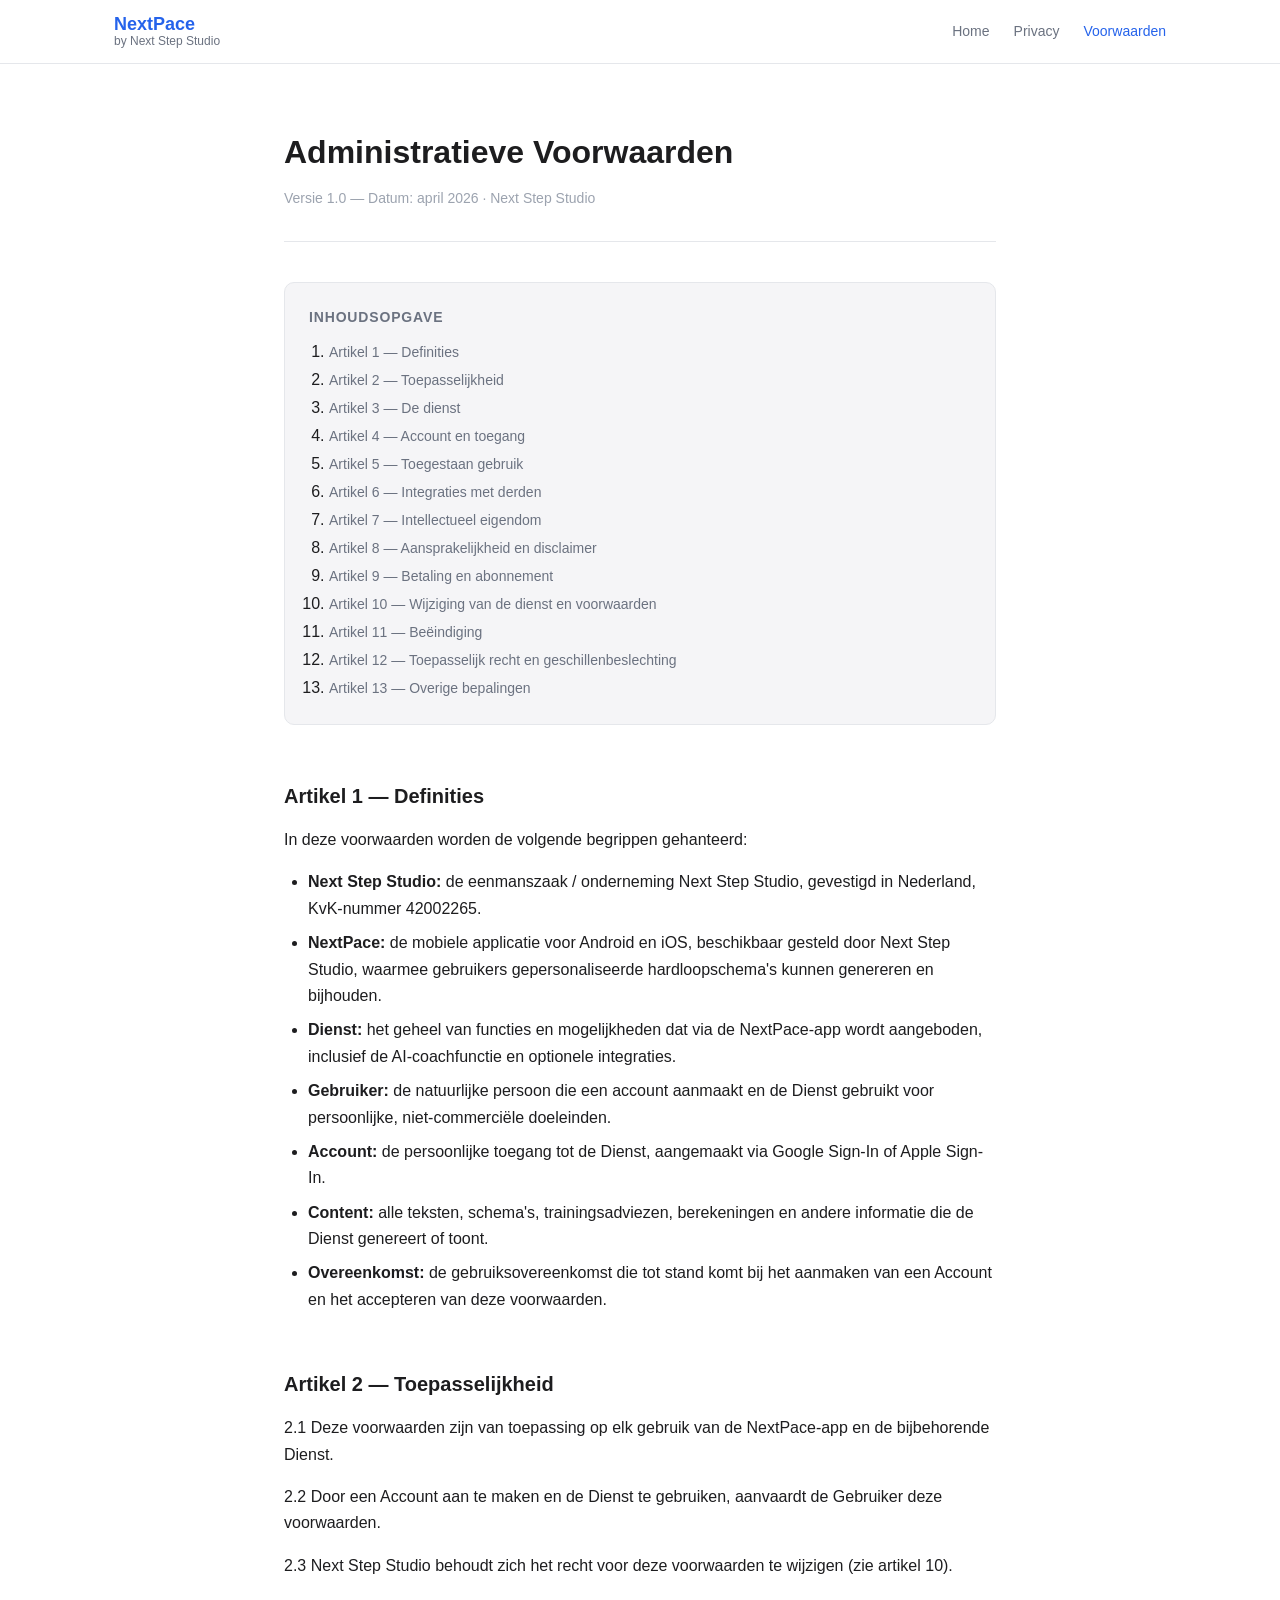
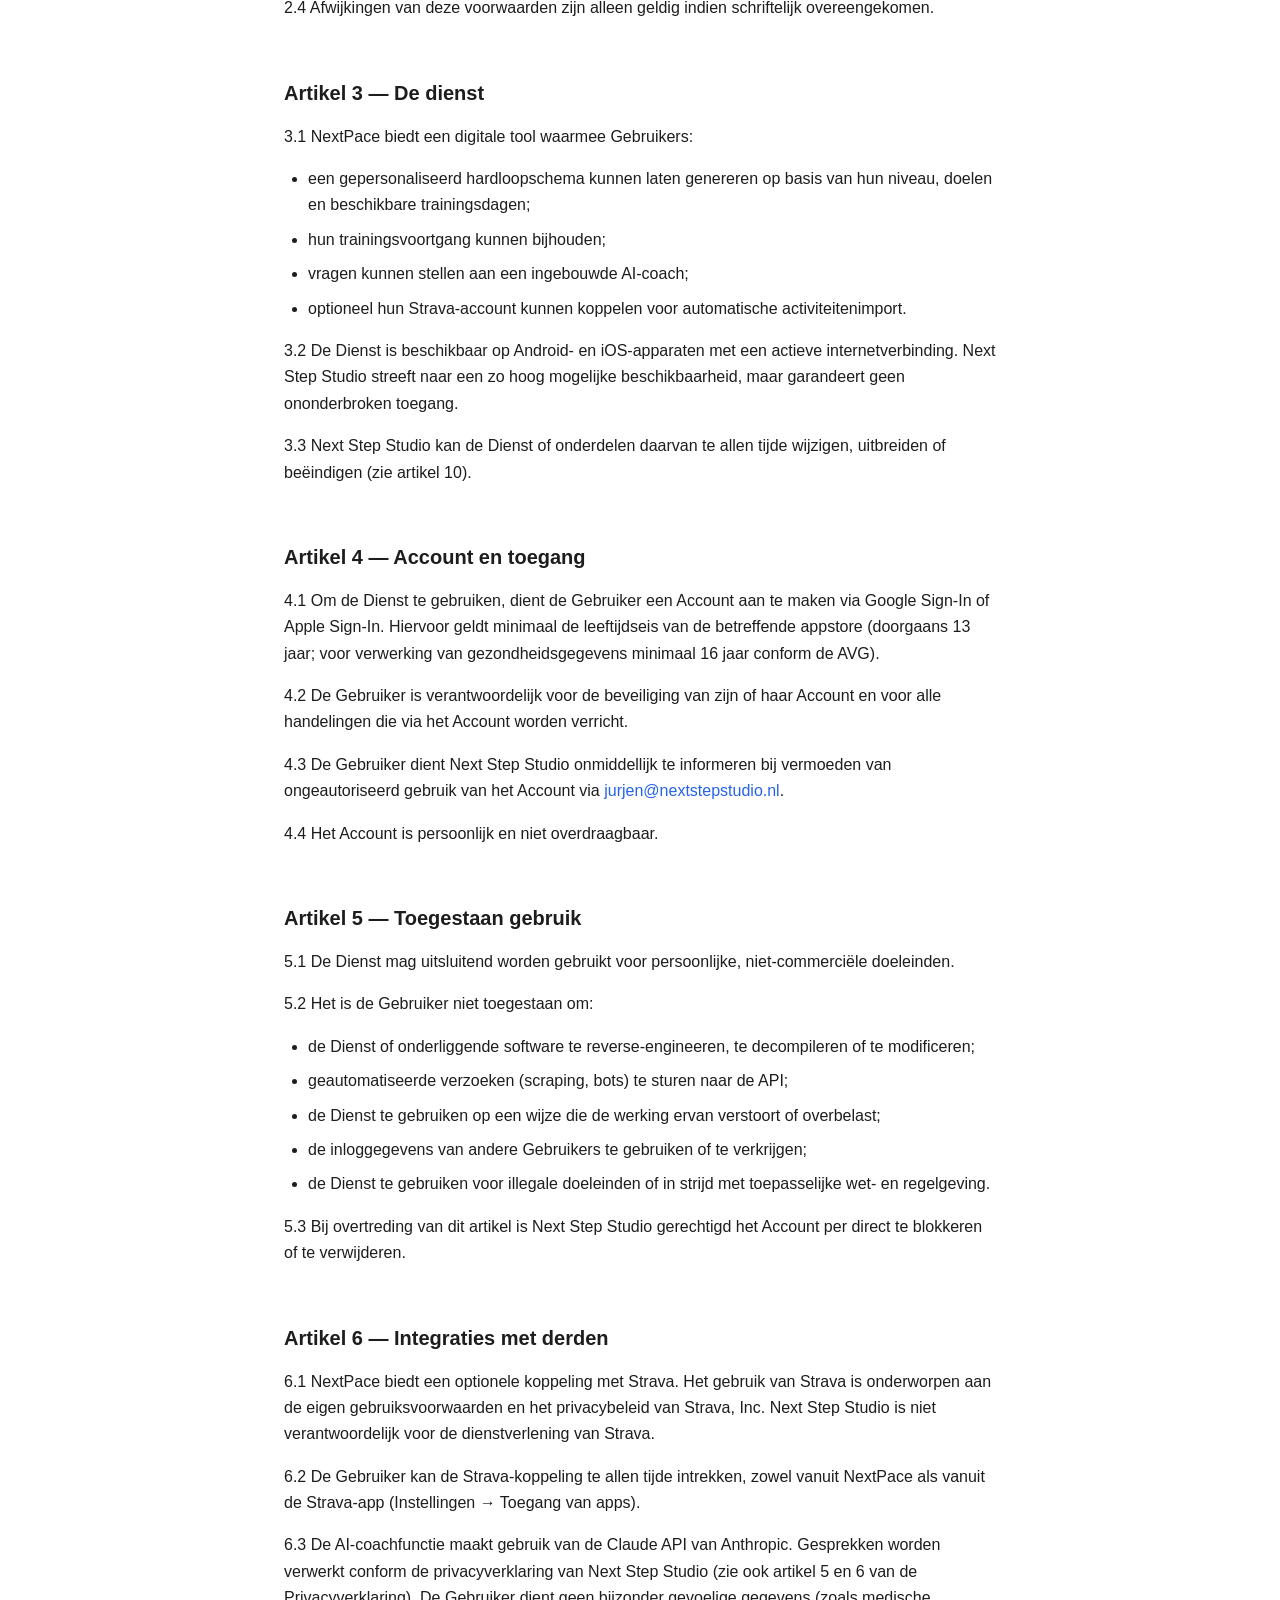
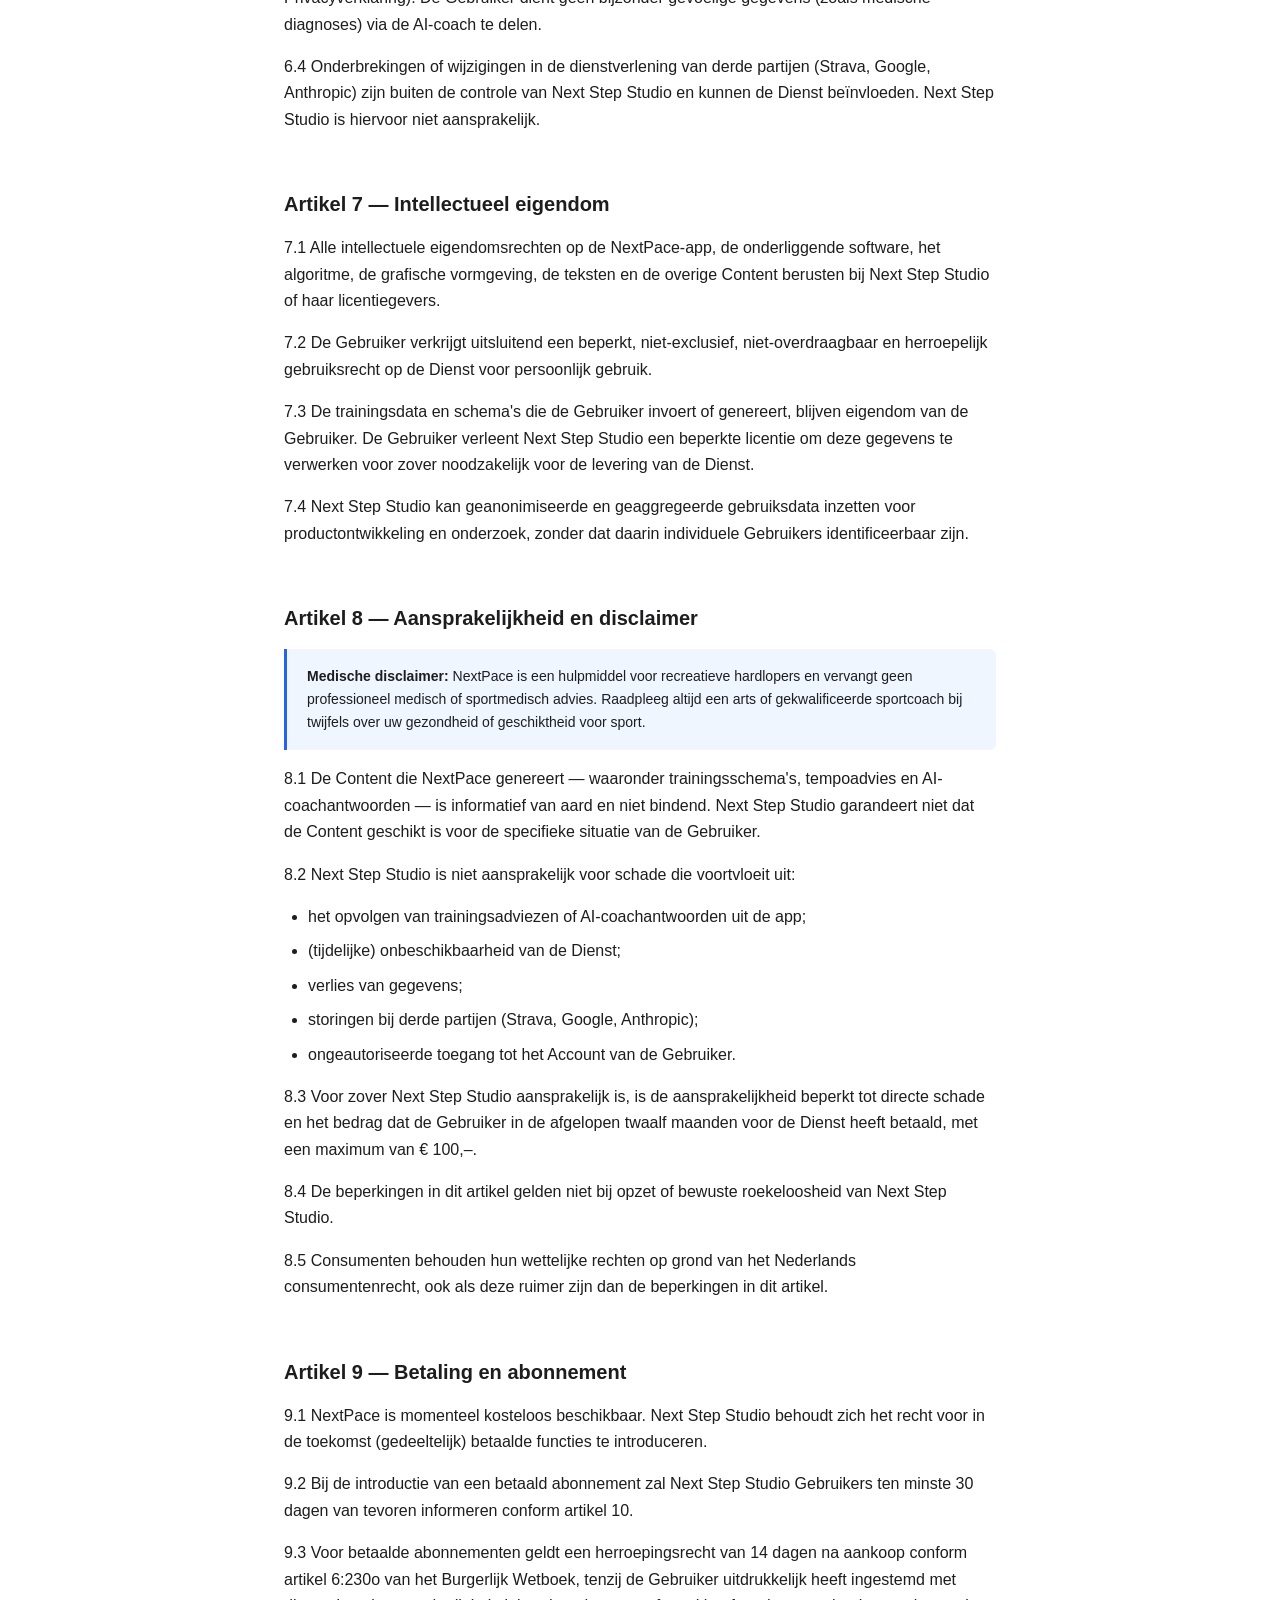
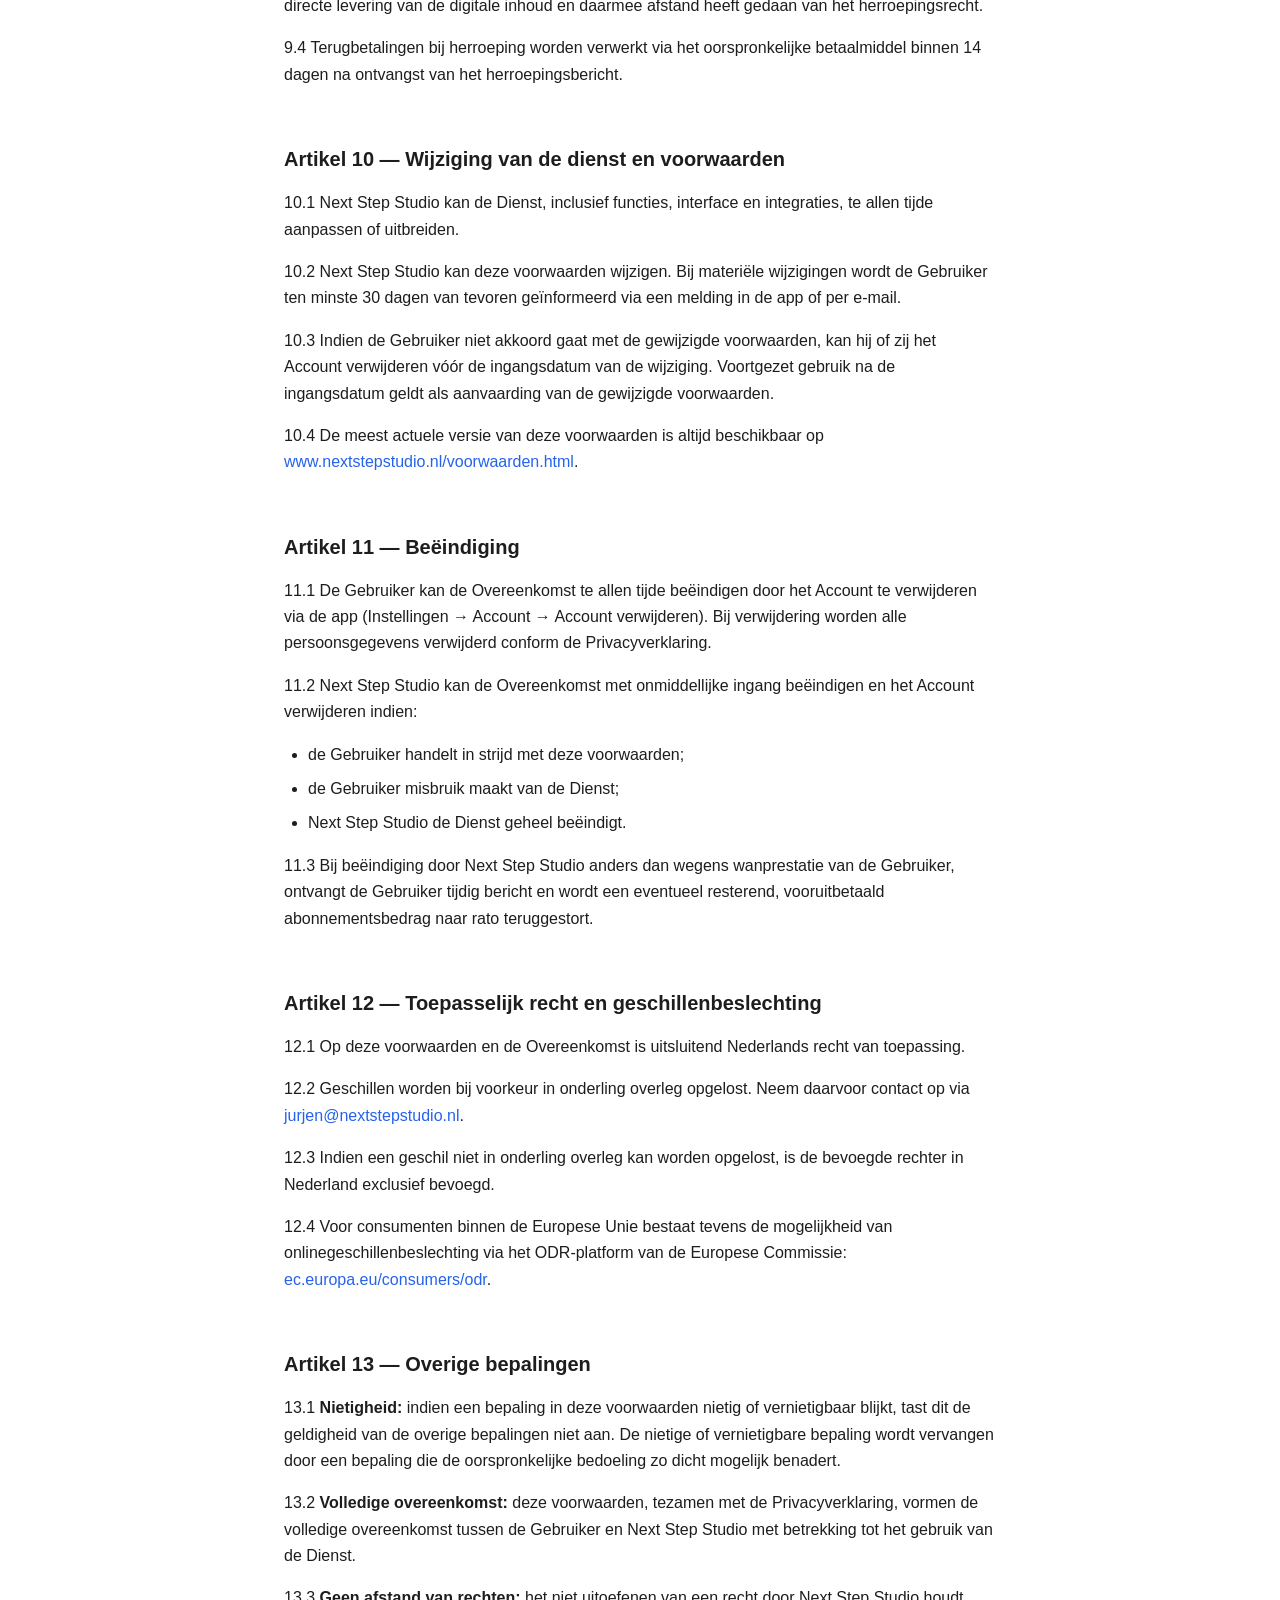
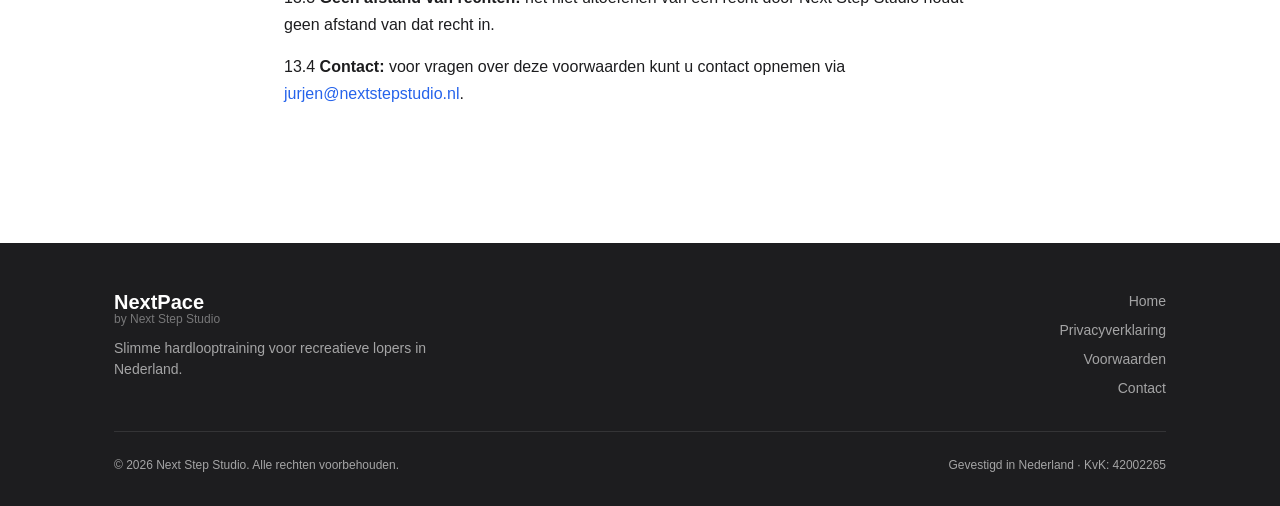
<file: voorwaarden.html>
<!DOCTYPE html>
<html lang="nl">
<head>
  <meta charset="UTF-8">
  <meta name="viewport" content="width=device-width, initial-scale=1.0">
  <title>Administratieve Voorwaarden — Next Step Studio</title>
  <meta name="description" content="Administratieve voorwaarden van Next Step Studio voor het gebruik van de NextPace-app.">
  <link rel="stylesheet" href="css/style.css">
</head>
<body>

<!-- Navbar -->
<nav class="navbar" role="navigation" aria-label="Hoofdnavigatie">
  <div class="container">
    <a href="/" class="nav-logo" aria-label="NextPace home">
      <span class="nav-logo-primary">NextPace</span>
      <span class="nav-logo-sub">by Next Step Studio</span>
    </a>
    <input type="checkbox" id="nav-toggle" class="nav-toggle" aria-hidden="true">
    <label for="nav-toggle" class="nav-toggle-label" aria-label="Menu openen">
      <span></span><span></span><span></span>
    </label>
    <ul class="nav-links">
      <li><a href="/">Home</a></li>
      <li><a href="/privacy.html">Privacy</a></li>
      <li><a href="/voorwaarden.html" class="active">Voorwaarden</a></li>
    </ul>
  </div>
</nav>

<!-- Inhoud -->
<main>
  <div class="legal-page">

    <div class="legal-header">
      <h1>Administratieve Voorwaarden</h1>
      <p class="legal-meta">Versie 1.0 — Datum: april 2026 · Next Step Studio</p>
    </div>

    <div class="legal-toc">
      <h2>Inhoudsopgave</h2>
      <ol>
        <li><a href="#a1">Artikel 1 — Definities</a></li>
        <li><a href="#a2">Artikel 2 — Toepasselijkheid</a></li>
        <li><a href="#a3">Artikel 3 — De dienst</a></li>
        <li><a href="#a4">Artikel 4 — Account en toegang</a></li>
        <li><a href="#a5">Artikel 5 — Toegestaan gebruik</a></li>
        <li><a href="#a6">Artikel 6 — Integraties met derden</a></li>
        <li><a href="#a7">Artikel 7 — Intellectueel eigendom</a></li>
        <li><a href="#a8">Artikel 8 — Aansprakelijkheid en disclaimer</a></li>
        <li><a href="#a9">Artikel 9 — Betaling en abonnement</a></li>
        <li><a href="#a10">Artikel 10 — Wijziging van de dienst en voorwaarden</a></li>
        <li><a href="#a11">Artikel 11 — Beëindiging</a></li>
        <li><a href="#a12">Artikel 12 — Toepasselijk recht en geschillenbeslechting</a></li>
        <li><a href="#a13">Artikel 13 — Overige bepalingen</a></li>
      </ol>
    </div>

    <!-- Artikel 1 -->
    <div class="legal-section" id="a1">
      <h2>Artikel 1 — Definities</h2>
      <p>In deze voorwaarden worden de volgende begrippen gehanteerd:</p>
      <ul>
        <li><strong>Next Step Studio:</strong> de eenmanszaak / onderneming Next Step Studio, gevestigd in Nederland, KvK-nummer 42002265.</li>
        <li><strong>NextPace:</strong> de mobiele applicatie voor Android en iOS, beschikbaar gesteld door Next Step Studio, waarmee gebruikers gepersonaliseerde hardloopschema's kunnen genereren en bijhouden.</li>
        <li><strong>Dienst:</strong> het geheel van functies en mogelijkheden dat via de NextPace-app wordt aangeboden, inclusief de AI-coachfunctie en optionele integraties.</li>
        <li><strong>Gebruiker:</strong> de natuurlijke persoon die een account aanmaakt en de Dienst gebruikt voor persoonlijke, niet-commerciële doeleinden.</li>
        <li><strong>Account:</strong> de persoonlijke toegang tot de Dienst, aangemaakt via Google Sign-In of Apple Sign-In.</li>
        <li><strong>Content:</strong> alle teksten, schema's, trainingsadviezen, berekeningen en andere informatie die de Dienst genereert of toont.</li>
        <li><strong>Overeenkomst:</strong> de gebruiksovereenkomst die tot stand komt bij het aanmaken van een Account en het accepteren van deze voorwaarden.</li>
      </ul>
    </div>

    <!-- Artikel 2 -->
    <div class="legal-section" id="a2">
      <h2>Artikel 2 — Toepasselijkheid</h2>
      <p>2.1 Deze voorwaarden zijn van toepassing op elk gebruik van de NextPace-app en de bijbehorende Dienst.</p>
      <p>2.2 Door een Account aan te maken en de Dienst te gebruiken, aanvaardt de Gebruiker deze voorwaarden.</p>
      <p>2.3 Next Step Studio behoudt zich het recht voor deze voorwaarden te wijzigen (zie artikel 10).</p>
      <p>2.4 Afwijkingen van deze voorwaarden zijn alleen geldig indien schriftelijk overeengekomen.</p>
    </div>

    <!-- Artikel 3 -->
    <div class="legal-section" id="a3">
      <h2>Artikel 3 — De dienst</h2>
      <p>3.1 NextPace biedt een digitale tool waarmee Gebruikers:</p>
      <ul>
        <li>een gepersonaliseerd hardloopschema kunnen laten genereren op basis van hun niveau, doelen en beschikbare trainingsdagen;</li>
        <li>hun trainingsvoortgang kunnen bijhouden;</li>
        <li>vragen kunnen stellen aan een ingebouwde AI-coach;</li>
        <li>optioneel hun Strava-account kunnen koppelen voor automatische activiteitenimport.</li>
      </ul>
      <p>3.2 De Dienst is beschikbaar op Android- en iOS-apparaten met een actieve internetverbinding. Next Step Studio streeft naar een zo hoog mogelijke beschikbaarheid, maar garandeert geen ononderbroken toegang.</p>
      <p>3.3 Next Step Studio kan de Dienst of onderdelen daarvan te allen tijde wijzigen, uitbreiden of beëindigen (zie artikel 10).</p>
    </div>

    <!-- Artikel 4 -->
    <div class="legal-section" id="a4">
      <h2>Artikel 4 — Account en toegang</h2>
      <p>4.1 Om de Dienst te gebruiken, dient de Gebruiker een Account aan te maken via Google Sign-In of Apple Sign-In. Hiervoor geldt minimaal de leeftijdseis van de betreffende appstore (doorgaans 13 jaar; voor verwerking van gezondheidsgegevens minimaal 16 jaar conform de AVG).</p>
      <p>4.2 De Gebruiker is verantwoordelijk voor de beveiliging van zijn of haar Account en voor alle handelingen die via het Account worden verricht.</p>
      <p>4.3 De Gebruiker dient Next Step Studio onmiddellijk te informeren bij vermoeden van ongeautoriseerd gebruik van het Account via <a href="mailto:jurjen@nextstepstudio.nl">jurjen@nextstepstudio.nl</a>.</p>
      <p>4.4 Het Account is persoonlijk en niet overdraagbaar.</p>
    </div>

    <!-- Artikel 5 -->
    <div class="legal-section" id="a5">
      <h2>Artikel 5 — Toegestaan gebruik</h2>
      <p>5.1 De Dienst mag uitsluitend worden gebruikt voor persoonlijke, niet-commerciële doeleinden.</p>
      <p>5.2 Het is de Gebruiker niet toegestaan om:</p>
      <ul>
        <li>de Dienst of onderliggende software te reverse-engineeren, te decompileren of te modificeren;</li>
        <li>geautomatiseerde verzoeken (scraping, bots) te sturen naar de API;</li>
        <li>de Dienst te gebruiken op een wijze die de werking ervan verstoort of overbelast;</li>
        <li>de inloggegevens van andere Gebruikers te gebruiken of te verkrijgen;</li>
        <li>de Dienst te gebruiken voor illegale doeleinden of in strijd met toepasselijke wet- en regelgeving.</li>
      </ul>
      <p>5.3 Bij overtreding van dit artikel is Next Step Studio gerechtigd het Account per direct te blokkeren of te verwijderen.</p>
    </div>

    <!-- Artikel 6 -->
    <div class="legal-section" id="a6">
      <h2>Artikel 6 — Integraties met derden</h2>
      <p>6.1 NextPace biedt een optionele koppeling met Strava. Het gebruik van Strava is onderworpen aan de eigen gebruiksvoorwaarden en het privacybeleid van Strava, Inc. Next Step Studio is niet verantwoordelijk voor de dienstverlening van Strava.</p>
      <p>6.2 De Gebruiker kan de Strava-koppeling te allen tijde intrekken, zowel vanuit NextPace als vanuit de Strava-app (Instellingen → Toegang van apps).</p>
      <p>6.3 De AI-coachfunctie maakt gebruik van de Claude API van Anthropic. Gesprekken worden verwerkt conform de privacyverklaring van Next Step Studio (zie ook artikel 5 en 6 van de Privacyverklaring). De Gebruiker dient geen bijzonder gevoelige gegevens (zoals medische diagnoses) via de AI-coach te delen.</p>
      <p>6.4 Onderbrekingen of wijzigingen in de dienstverlening van derde partijen (Strava, Google, Anthropic) zijn buiten de controle van Next Step Studio en kunnen de Dienst beïnvloeden. Next Step Studio is hiervoor niet aansprakelijk.</p>
    </div>

    <!-- Artikel 7 -->
    <div class="legal-section" id="a7">
      <h2>Artikel 7 — Intellectueel eigendom</h2>
      <p>7.1 Alle intellectuele eigendomsrechten op de NextPace-app, de onderliggende software, het algoritme, de grafische vormgeving, de teksten en de overige Content berusten bij Next Step Studio of haar licentiegevers.</p>
      <p>7.2 De Gebruiker verkrijgt uitsluitend een beperkt, niet-exclusief, niet-overdraagbaar en herroepelijk gebruiksrecht op de Dienst voor persoonlijk gebruik.</p>
      <p>7.3 De trainingsdata en schema's die de Gebruiker invoert of genereert, blijven eigendom van de Gebruiker. De Gebruiker verleent Next Step Studio een beperkte licentie om deze gegevens te verwerken voor zover noodzakelijk voor de levering van de Dienst.</p>
      <p>7.4 Next Step Studio kan geanonimiseerde en geaggregeerde gebruiksdata inzetten voor productontwikkeling en onderzoek, zonder dat daarin individuele Gebruikers identificeerbaar zijn.</p>
    </div>

    <!-- Artikel 8 -->
    <div class="legal-section" id="a8">
      <h2>Artikel 8 — Aansprakelijkheid en disclaimer</h2>
      <div class="legal-highlight">
        <strong>Medische disclaimer:</strong> NextPace is een hulpmiddel voor recreatieve hardlopers en vervangt geen professioneel medisch of sportmedisch advies. Raadpleeg altijd een arts of gekwalificeerde sportcoach bij twijfels over uw gezondheid of geschiktheid voor sport.
      </div>
      <p>8.1 De Content die NextPace genereert — waaronder trainingsschema's, tempoadvies en AI-coachantwoorden — is informatief van aard en niet bindend. Next Step Studio garandeert niet dat de Content geschikt is voor de specifieke situatie van de Gebruiker.</p>
      <p>8.2 Next Step Studio is niet aansprakelijk voor schade die voortvloeit uit:</p>
      <ul>
        <li>het opvolgen van trainingsadviezen of AI-coachantwoorden uit de app;</li>
        <li>(tijdelijke) onbeschikbaarheid van de Dienst;</li>
        <li>verlies van gegevens;</li>
        <li>storingen bij derde partijen (Strava, Google, Anthropic);</li>
        <li>ongeautoriseerde toegang tot het Account van de Gebruiker.</li>
      </ul>
      <p>8.3 Voor zover Next Step Studio aansprakelijk is, is de aansprakelijkheid beperkt tot directe schade en het bedrag dat de Gebruiker in de afgelopen twaalf maanden voor de Dienst heeft betaald, met een maximum van € 100,–.</p>
      <p>8.4 De beperkingen in dit artikel gelden niet bij opzet of bewuste roekeloosheid van Next Step Studio.</p>
      <p>8.5 Consumenten behouden hun wettelijke rechten op grond van het Nederlands consumentenrecht, ook als deze ruimer zijn dan de beperkingen in dit artikel.</p>
    </div>

    <!-- Artikel 9 -->
    <div class="legal-section" id="a9">
      <h2>Artikel 9 — Betaling en abonnement</h2>
      <p>9.1 NextPace is momenteel kosteloos beschikbaar. Next Step Studio behoudt zich het recht voor in de toekomst (gedeeltelijk) betaalde functies te introduceren.</p>
      <p>9.2 Bij de introductie van een betaald abonnement zal Next Step Studio Gebruikers ten minste 30 dagen van tevoren informeren conform artikel 10.</p>
      <p>9.3 Voor betaalde abonnementen geldt een herroepingsrecht van 14 dagen na aankoop conform artikel 6:230o van het Burgerlijk Wetboek, tenzij de Gebruiker uitdrukkelijk heeft ingestemd met directe levering van de digitale inhoud en daarmee afstand heeft gedaan van het herroepingsrecht.</p>
      <p>9.4 Terugbetalingen bij herroeping worden verwerkt via het oorspronkelijke betaalmiddel binnen 14 dagen na ontvangst van het herroepingsbericht.</p>
    </div>

    <!-- Artikel 10 -->
    <div class="legal-section" id="a10">
      <h2>Artikel 10 — Wijziging van de dienst en voorwaarden</h2>
      <p>10.1 Next Step Studio kan de Dienst, inclusief functies, interface en integraties, te allen tijde aanpassen of uitbreiden.</p>
      <p>10.2 Next Step Studio kan deze voorwaarden wijzigen. Bij materiële wijzigingen wordt de Gebruiker ten minste 30 dagen van tevoren geïnformeerd via een melding in de app of per e-mail.</p>
      <p>10.3 Indien de Gebruiker niet akkoord gaat met de gewijzigde voorwaarden, kan hij of zij het Account verwijderen vóór de ingangsdatum van de wijziging. Voortgezet gebruik na de ingangsdatum geldt als aanvaarding van de gewijzigde voorwaarden.</p>
      <p>10.4 De meest actuele versie van deze voorwaarden is altijd beschikbaar op <a href="https://www.nextstepstudio.nl/voorwaarden.html">www.nextstepstudio.nl/voorwaarden.html</a>.</p>
    </div>

    <!-- Artikel 11 -->
    <div class="legal-section" id="a11">
      <h2>Artikel 11 — Beëindiging</h2>
      <p>11.1 De Gebruiker kan de Overeenkomst te allen tijde beëindigen door het Account te verwijderen via de app (Instellingen → Account → Account verwijderen). Bij verwijdering worden alle persoonsgegevens verwijderd conform de Privacyverklaring.</p>
      <p>11.2 Next Step Studio kan de Overeenkomst met onmiddellijke ingang beëindigen en het Account verwijderen indien:</p>
      <ul>
        <li>de Gebruiker handelt in strijd met deze voorwaarden;</li>
        <li>de Gebruiker misbruik maakt van de Dienst;</li>
        <li>Next Step Studio de Dienst geheel beëindigt.</li>
      </ul>
      <p>11.3 Bij beëindiging door Next Step Studio anders dan wegens wanprestatie van de Gebruiker, ontvangt de Gebruiker tijdig bericht en wordt een eventueel resterend, vooruitbetaald abonnementsbedrag naar rato teruggestort.</p>
    </div>

    <!-- Artikel 12 -->
    <div class="legal-section" id="a12">
      <h2>Artikel 12 — Toepasselijk recht en geschillenbeslechting</h2>
      <p>12.1 Op deze voorwaarden en de Overeenkomst is uitsluitend Nederlands recht van toepassing.</p>
      <p>12.2 Geschillen worden bij voorkeur in onderling overleg opgelost. Neem daarvoor contact op via <a href="mailto:jurjen@nextstepstudio.nl">jurjen@nextstepstudio.nl</a>.</p>
      <p>12.3 Indien een geschil niet in onderling overleg kan worden opgelost, is de bevoegde rechter in Nederland exclusief bevoegd.</p>
      <p>12.4 Voor consumenten binnen de Europese Unie bestaat tevens de mogelijkheid van onlinegeschillenbeslechting via het ODR-platform van de Europese Commissie: <a href="https://ec.europa.eu/consumers/odr" target="_blank" rel="noopener">ec.europa.eu/consumers/odr</a>.</p>
    </div>

    <!-- Artikel 13 -->
    <div class="legal-section" id="a13">
      <h2>Artikel 13 — Overige bepalingen</h2>
      <p>13.1 <strong>Nietigheid:</strong> indien een bepaling in deze voorwaarden nietig of vernietigbaar blijkt, tast dit de geldigheid van de overige bepalingen niet aan. De nietige of vernietigbare bepaling wordt vervangen door een bepaling die de oorspronkelijke bedoeling zo dicht mogelijk benadert.</p>
      <p>13.2 <strong>Volledige overeenkomst:</strong> deze voorwaarden, tezamen met de Privacyverklaring, vormen de volledige overeenkomst tussen de Gebruiker en Next Step Studio met betrekking tot het gebruik van de Dienst.</p>
      <p>13.3 <strong>Geen afstand van rechten:</strong> het niet uitoefenen van een recht door Next Step Studio houdt geen afstand van dat recht in.</p>
      <p>13.4 <strong>Contact:</strong> voor vragen over deze voorwaarden kunt u contact opnemen via <a href="mailto:jurjen@nextstepstudio.nl">jurjen@nextstepstudio.nl</a>.</p>
    </div>

  </div>
</main>

<!-- Footer -->
<footer class="footer" role="contentinfo">
  <div class="container">
    <div class="footer-inner">
      <div class="footer-brand">
        <a href="/" class="nav-logo">
          <span class="nav-logo-primary">NextPace</span>
          <span class="nav-logo-sub">by Next Step Studio</span>
        </a>
        <p>Slimme hardlooptraining voor recreatieve lopers in Nederland.</p>
      </div>
      <nav class="footer-links" aria-label="Footer navigatie">
        <a href="/">Home</a>
        <a href="/privacy.html">Privacyverklaring</a>
        <a href="/voorwaarden.html">Voorwaarden</a>
        <a href="mailto:jurjen@nextstepstudio.nl">Contact</a>
      </nav>
    </div>
    <div class="footer-bottom">
      <span>© 2026 Next Step Studio. Alle rechten voorbehouden.</span>
      <span>Gevestigd in Nederland · KvK: 42002265</span>
    </div>
  </div>
</footer>

</body>
</html>
</file>
<file: css/style.css>
/* ============================================================
   Next Step Studio — Design System
   nextstepstudio.nl
   ============================================================ */

/* --- Tokens ------------------------------------------------- */
:root {
  /* Brand */
  --color-primary:        #2563eb;
  --color-primary-hover:  #1d4ed8;
  --color-primary-light:  #eff6ff;

  /* Accent (decoratief, niet voor tekst op wit — contrast < 3:1) */
  --color-accent:         #f97316;
  --color-accent-hover:   #ea6c00;

  /* Backgrounds */
  --color-bg:             #ffffff;
  --color-bg-subtle:      #f5f5f7;
  --color-bg-muted:       #f9fafb;

  /* Borders */
  --color-border:         #e5e7eb;
  --color-border-subtle:  #d1d5db;

  /* Text */
  --color-text:           #1d1d1f;
  --color-text-secondary: #6b7280;
  --color-text-muted:     #9ca3af;
  --color-text-inverse:   #ffffff;

  /* Typography */
  --font-family: -apple-system, BlinkMacSystemFont, 'Segoe UI', 'Helvetica Neue', Arial, sans-serif;

  --text-xs:   0.75rem;
  --text-sm:   0.875rem;
  --text-base: 1rem;
  --text-lg:   1.125rem;
  --text-xl:   1.25rem;
  --text-2xl:  1.5rem;
  --text-3xl:  2rem;
  --text-4xl:  clamp(2.25rem, 5vw, 3rem);

  --font-normal:   400;
  --font-medium:   500;
  --font-semibold: 600;
  --font-bold:     700;

  --leading-tight:   1.2;
  --leading-snug:    1.375;
  --leading-normal:  1.5;
  --leading-relaxed: 1.65;

  /* Spacing (4px base) */
  --space-1:  0.25rem;
  --space-2:  0.5rem;
  --space-3:  0.75rem;
  --space-4:  1rem;
  --space-5:  1.25rem;
  --space-6:  1.5rem;
  --space-8:  2rem;
  --space-10: 2.5rem;
  --space-12: 3rem;
  --space-16: 4rem;
  --space-20: 5rem;
  --space-24: 6rem;

  /* Border radius */
  --radius-sm:   6px;
  --radius-md:   10px;
  --radius-lg:   12px;
  --radius-full: 9999px;

  /* Shadows */
  --shadow-sm: 0 1px 4px rgba(0,0,0,0.06);
  --shadow-md: 0 2px 12px rgba(0,0,0,0.08);
  --shadow-lg: 0 8px 32px rgba(0,0,0,0.10);
}

/* --- Reset -------------------------------------------------- */
*, *::before, *::after { box-sizing: border-box; margin: 0; padding: 0; }

html { scroll-behavior: smooth; }

body {
  font-family: var(--font-family);
  font-size: var(--text-base);
  line-height: var(--leading-normal);
  color: var(--color-text);
  background: var(--color-bg);
  -webkit-font-smoothing: antialiased;
}

a { color: var(--color-primary); text-decoration: none; }
a:hover { text-decoration: underline; }
a:focus-visible {
  outline: 2px solid var(--color-primary);
  outline-offset: 2px;
  border-radius: var(--radius-sm);
}

img { max-width: 100%; display: block; }

/* --- Layout ------------------------------------------------- */
.container {
  max-width: 1100px;
  margin: 0 auto;
  padding: 0 var(--space-6);
}

/* --- Navbar ------------------------------------------------- */
.navbar {
  position: sticky;
  top: 0;
  z-index: 100;
  background: var(--color-bg);
  border-bottom: 1px solid var(--color-border);
  height: 64px;
  display: flex;
  align-items: center;
}

.navbar .container {
  display: flex;
  align-items: center;
  justify-content: space-between;
  width: 100%;
}

.nav-logo {
  display: flex;
  flex-direction: column;
  line-height: 1.1;
  color: var(--color-text);
  text-decoration: none;
}
.nav-logo:hover { text-decoration: none; }

.nav-logo-primary {
  font-size: var(--text-lg);
  font-weight: var(--font-bold);
  color: var(--color-primary);
}

.nav-logo-sub {
  font-size: var(--text-xs);
  font-weight: var(--font-normal);
  color: var(--color-text-secondary);
}

.nav-links {
  display: flex;
  align-items: center;
  gap: var(--space-6);
  list-style: none;
}

.nav-links a {
  font-size: var(--text-sm);
  font-weight: var(--font-medium);
  color: var(--color-text-secondary);
  transition: color 0.15s;
}
.nav-links a:hover { color: var(--color-text); text-decoration: none; }
.nav-links a.active { color: var(--color-primary); }

/* Mobile nav toggle — pure CSS checkbox hack */
.nav-toggle { display: none; }
.nav-toggle-label {
  display: none;
  cursor: pointer;
  flex-direction: column;
  gap: 5px;
  padding: var(--space-2);
}
.nav-toggle-label span {
  display: block;
  width: 22px;
  height: 2px;
  background: var(--color-text);
  border-radius: 2px;
  transition: 0.2s;
}

@media (max-width: 600px) {
  .nav-toggle-label { display: flex; }
  .nav-links {
    display: none;
    position: absolute;
    top: 64px;
    left: 0; right: 0;
    background: var(--color-bg);
    border-bottom: 1px solid var(--color-border);
    flex-direction: column;
    align-items: flex-start;
    padding: var(--space-4) var(--space-6);
    gap: var(--space-4);
  }
  .nav-toggle:checked ~ .nav-links { display: flex; }
  .nav-toggle:checked + .nav-toggle-label span:nth-child(1) { transform: translateY(7px) rotate(45deg); }
  .nav-toggle:checked + .nav-toggle-label span:nth-child(2) { opacity: 0; }
  .nav-toggle:checked + .nav-toggle-label span:nth-child(3) { transform: translateY(-7px) rotate(-45deg); }
}

/* --- Buttons ----------------------------------------------- */
.btn {
  display: inline-flex;
  align-items: center;
  gap: var(--space-2);
  padding: var(--space-3) var(--space-6);
  border-radius: var(--radius-md);
  font-size: var(--text-base);
  font-weight: var(--font-semibold);
  font-family: var(--font-family);
  text-decoration: none;
  cursor: pointer;
  border: none;
  transition: background 0.15s, transform 0.1s, box-shadow 0.15s, color 0.15s;
}
.btn:hover { text-decoration: none; }
.btn:active { transform: scale(0.98); }
.btn:focus-visible { outline: 2px solid var(--color-primary); outline-offset: 2px; }

.btn-primary {
  background: var(--color-primary);
  color: var(--color-text-inverse);
}
.btn-primary:hover { background: var(--color-primary-hover); color: var(--color-text-inverse); }

.btn-ghost {
  background: transparent;
  color: var(--color-primary);
  border: 1.5px solid var(--color-primary);
}
.btn-ghost:hover { background: var(--color-primary-light); color: var(--color-primary); }

.btn-secondary {
  background: var(--color-bg-muted);
  color: var(--color-text);
  border: 1px solid var(--color-border);
}
.btn-secondary:hover { background: var(--color-border); }

/* --- Hero --------------------------------------------------- */
.hero {
  background: linear-gradient(135deg, #eff6ff 0%, #f5f5f7 60%, #fff7ed 100%);
  padding: var(--space-24) 0;
}

.hero-inner {
  display: grid;
  grid-template-columns: 1fr 1fr;
  gap: var(--space-16);
  align-items: center;
}

.hero-eyebrow {
  display: inline-flex;
  align-items: center;
  gap: var(--space-2);
  font-size: var(--text-sm);
  font-weight: var(--font-semibold);
  color: var(--color-accent);
  text-transform: uppercase;
  letter-spacing: 0.08em;
  margin-bottom: var(--space-4);
}

.hero-title {
  font-size: var(--text-4xl);
  font-weight: var(--font-bold);
  line-height: var(--leading-tight);
  color: var(--color-text);
  margin-bottom: var(--space-5);
}

.hero-title em {
  font-style: normal;
  color: var(--color-primary);
}

.hero-sub {
  font-size: var(--text-lg);
  line-height: var(--leading-normal);
  color: var(--color-text-secondary);
  max-width: 480px;
  margin-bottom: var(--space-8);
}

.hero-actions {
  display: flex;
  gap: var(--space-4);
  flex-wrap: wrap;
}

.hero-visual {
  display: flex;
  justify-content: center;
  align-items: center;
}

.hero-mockup {
  background: var(--color-text);
  border-radius: 36px;
  width: 240px;
  height: 460px;
  display: flex;
  flex-direction: column;
  align-items: center;
  justify-content: center;
  gap: var(--space-4);
  box-shadow: var(--shadow-lg), 0 0 0 8px rgba(29,29,31,0.15);
  color: var(--color-text-inverse);
  position: relative;
  overflow: hidden;
}

.hero-mockup::before {
  content: '';
  position: absolute;
  top: 16px;
  width: 80px;
  height: 6px;
  background: rgba(255,255,255,0.2);
  border-radius: var(--radius-full);
}

.hero-mockup-logo {
  font-size: var(--text-2xl);
  font-weight: var(--font-bold);
  color: var(--color-primary);
}

.hero-mockup-tag {
  font-size: var(--text-xs);
  color: rgba(255,255,255,0.5);
  letter-spacing: 0.05em;
}

.hero-mockup-stats {
  display: flex;
  gap: var(--space-4);
  margin-top: var(--space-4);
}

.hero-stat {
  text-align: center;
}

.hero-stat-value {
  font-size: var(--text-xl);
  font-weight: var(--font-bold);
}

.hero-stat-label {
  font-size: 10px;
  color: rgba(255,255,255,0.5);
  text-transform: uppercase;
  letter-spacing: 0.05em;
}

@media (max-width: 768px) {
  .hero-inner {
    grid-template-columns: 1fr;
    text-align: center;
  }
  .hero-sub { max-width: 100%; }
  .hero-actions { justify-content: center; }
  .hero-visual { order: -1; }
  .hero-mockup { width: 180px; height: 340px; }
}

/* --- Section headers --------------------------------------- */
.section {
  padding: var(--space-20) 0;
}

.section-alt {
  background: var(--color-bg-subtle);
}

.section-header {
  text-align: center;
  max-width: 600px;
  margin: 0 auto var(--space-12);
}

.section-eyebrow {
  font-size: var(--text-sm);
  font-weight: var(--font-semibold);
  color: var(--color-primary);
  text-transform: uppercase;
  letter-spacing: 0.08em;
  margin-bottom: var(--space-3);
}

.section-title {
  font-size: var(--text-3xl);
  font-weight: var(--font-bold);
  line-height: var(--leading-tight);
  margin-bottom: var(--space-4);
}

.section-sub {
  font-size: var(--text-lg);
  color: var(--color-text-secondary);
  line-height: var(--leading-normal);
}

/* --- Feature cards ----------------------------------------- */
.features-grid {
  display: grid;
  grid-template-columns: repeat(auto-fit, minmax(280px, 1fr));
  gap: var(--space-6);
}

.feature-card {
  background: var(--color-bg);
  border: 1px solid var(--color-border);
  border-radius: var(--radius-lg);
  padding: var(--space-8);
  box-shadow: var(--shadow-sm);
  transition: transform 0.2s, box-shadow 0.2s;
}

.feature-card:hover {
  transform: translateY(-2px);
  box-shadow: var(--shadow-lg);
}

.feature-icon {
  font-size: 2.25rem;
  margin-bottom: var(--space-4);
  display: block;
}

.feature-title {
  font-size: var(--text-xl);
  font-weight: var(--font-semibold);
  margin-bottom: var(--space-3);
}

.feature-desc {
  font-size: var(--text-base);
  color: var(--color-text-secondary);
  line-height: var(--leading-normal);
}

/* --- Over ons --------------------------------------------- */
.about-inner {
  display: grid;
  grid-template-columns: 1fr 1fr;
  gap: var(--space-16);
  align-items: center;
}

.about-text h2 {
  font-size: var(--text-3xl);
  font-weight: var(--font-bold);
  line-height: var(--leading-tight);
  margin-bottom: var(--space-5);
}

.about-text p {
  font-size: var(--text-lg);
  color: var(--color-text-secondary);
  line-height: var(--leading-normal);
  margin-bottom: var(--space-4);
}

.about-badge {
  display: inline-flex;
  align-items: center;
  gap: var(--space-2);
  background: var(--color-primary-light);
  color: var(--color-primary);
  font-size: var(--text-sm);
  font-weight: var(--font-semibold);
  padding: var(--space-2) var(--space-4);
  border-radius: var(--radius-full);
  margin-bottom: var(--space-6);
}

.about-visual {
  background: linear-gradient(135deg, var(--color-primary-light), #fff7ed);
  border-radius: var(--radius-lg);
  padding: var(--space-12);
  display: flex;
  flex-direction: column;
  gap: var(--space-4);
}

.about-stat-row {
  display: flex;
  gap: var(--space-4);
}

.about-stat-card {
  flex: 1;
  background: var(--color-bg);
  border-radius: var(--radius-md);
  padding: var(--space-5);
  box-shadow: var(--shadow-sm);
  text-align: center;
}

.about-stat-value {
  font-size: var(--text-2xl);
  font-weight: var(--font-bold);
  color: var(--color-primary);
}

.about-stat-label {
  font-size: var(--text-xs);
  color: var(--color-text-muted);
  text-transform: uppercase;
  letter-spacing: 0.05em;
  margin-top: var(--space-1);
}

@media (max-width: 768px) {
  .about-inner { grid-template-columns: 1fr; }
  .about-visual { display: none; }
}

/* --- CTA banner -------------------------------------------- */
.cta-banner {
  background: var(--color-text);
  color: var(--color-text-inverse);
  padding: var(--space-16) 0;
  text-align: center;
}

.cta-banner h2 {
  font-size: var(--text-3xl);
  font-weight: var(--font-bold);
  margin-bottom: var(--space-4);
}

.cta-banner p {
  font-size: var(--text-lg);
  color: rgba(255,255,255,0.65);
  margin-bottom: var(--space-8);
}

.cta-banner .btn-primary {
  background: var(--color-accent);
  font-size: var(--text-lg);
  padding: var(--space-4) var(--space-8);
}
.cta-banner .btn-primary:hover { background: var(--color-accent-hover); }

/* --- Footer ------------------------------------------------ */
.footer {
  background: var(--color-text);
  color: rgba(255,255,255,0.6);
  padding: var(--space-12) 0 var(--space-8);
}

.footer-inner {
  display: grid;
  grid-template-columns: 1fr auto;
  gap: var(--space-8);
  align-items: start;
  padding-bottom: var(--space-8);
  border-bottom: 1px solid rgba(255,255,255,0.1);
  margin-bottom: var(--space-6);
}

.footer-brand .nav-logo-primary {
  color: var(--color-text-inverse);
  font-size: var(--text-xl);
}

.footer-brand .nav-logo-sub {
  color: rgba(255,255,255,0.4);
}

.footer-brand p {
  margin-top: var(--space-3);
  font-size: var(--text-sm);
  max-width: 320px;
  line-height: var(--leading-normal);
}

.footer-links {
  display: flex;
  flex-direction: column;
  gap: var(--space-2);
  align-items: flex-end;
}

.footer-links a {
  font-size: var(--text-sm);
  color: rgba(255,255,255,0.6);
  transition: color 0.15s;
}
.footer-links a:hover { color: var(--color-text-inverse); text-decoration: none; }

.footer-bottom {
  display: flex;
  justify-content: space-between;
  align-items: center;
  font-size: var(--text-xs);
  gap: var(--space-4);
  flex-wrap: wrap;
}

@media (max-width: 600px) {
  .footer-inner { grid-template-columns: 1fr; }
  .footer-links { align-items: flex-start; flex-direction: row; flex-wrap: wrap; gap: var(--space-4); }
  .footer-bottom { flex-direction: column; align-items: flex-start; }
}

/* --- Juridische pagina's ----------------------------------- */
.legal-page {
  max-width: 760px;
  margin: 0 auto;
  padding: var(--space-16) var(--space-6) var(--space-24);
}

.legal-header {
  margin-bottom: var(--space-10);
  padding-bottom: var(--space-8);
  border-bottom: 1px solid var(--color-border);
}

.legal-header h1 {
  font-size: var(--text-3xl);
  font-weight: var(--font-bold);
  margin-bottom: var(--space-3);
}

.legal-meta {
  font-size: var(--text-sm);
  color: var(--color-text-muted);
}

.legal-toc {
  background: var(--color-bg-subtle);
  border: 1px solid var(--color-border);
  border-radius: var(--radius-md);
  padding: var(--space-6);
  margin-bottom: var(--space-10);
}

.legal-toc h2 {
  font-size: var(--text-sm);
  font-weight: var(--font-semibold);
  text-transform: uppercase;
  letter-spacing: 0.06em;
  color: var(--color-text-secondary);
  margin-bottom: var(--space-3);
}

.legal-toc ol {
  padding-left: var(--space-5);
  display: flex;
  flex-direction: column;
  gap: var(--space-1);
}

.legal-toc a {
  font-size: var(--text-sm);
  color: var(--color-text-secondary);
}
.legal-toc a:hover { color: var(--color-primary); text-decoration: none; }

.legal-section {
  margin-bottom: var(--space-10);
}

.legal-section h2 {
  font-size: var(--text-xl);
  font-weight: var(--font-semibold);
  margin-bottom: var(--space-4);
  padding-top: var(--space-4);
}

.legal-section h3 {
  font-size: var(--text-base);
  font-weight: var(--font-semibold);
  margin-top: var(--space-5);
  margin-bottom: var(--space-2);
}

.legal-section p {
  font-size: var(--text-base);
  line-height: var(--leading-relaxed);
  color: var(--color-text);
  margin-bottom: var(--space-4);
}

.legal-section ul,
.legal-section ol {
  padding-left: var(--space-6);
  margin-bottom: var(--space-4);
  display: flex;
  flex-direction: column;
  gap: var(--space-2);
}

.legal-section li {
  font-size: var(--text-base);
  line-height: var(--leading-relaxed);
}

.legal-table {
  width: 100%;
  border-collapse: collapse;
  font-size: var(--text-sm);
  margin-bottom: var(--space-6);
  border-radius: var(--radius-md);
  overflow: hidden;
  border: 1px solid var(--color-border);
}

.legal-table th {
  background: var(--color-bg-subtle);
  font-weight: var(--font-semibold);
  text-align: left;
  padding: var(--space-3) var(--space-4);
  border-bottom: 1px solid var(--color-border);
  font-size: var(--text-xs);
  text-transform: uppercase;
  letter-spacing: 0.05em;
  color: var(--color-text-secondary);
}

.legal-table td {
  padding: var(--space-3) var(--space-4);
  border-bottom: 1px solid var(--color-border);
  line-height: var(--leading-normal);
  vertical-align: top;
}

.legal-table tr:last-child td { border-bottom: none; }
.legal-table tr:nth-child(even) td { background: var(--color-bg-muted); }

.legal-highlight {
  background: var(--color-primary-light);
  border-left: 3px solid var(--color-primary);
  padding: var(--space-4) var(--space-5);
  border-radius: 0 var(--radius-sm) var(--radius-sm) 0;
  margin-bottom: var(--space-4);
  font-size: var(--text-sm);
  line-height: var(--leading-relaxed);
}

.placeholder {
  background: #fef9c3;
  padding: 0 var(--space-1);
  border-radius: 3px;
  font-style: italic;
}
</file>
